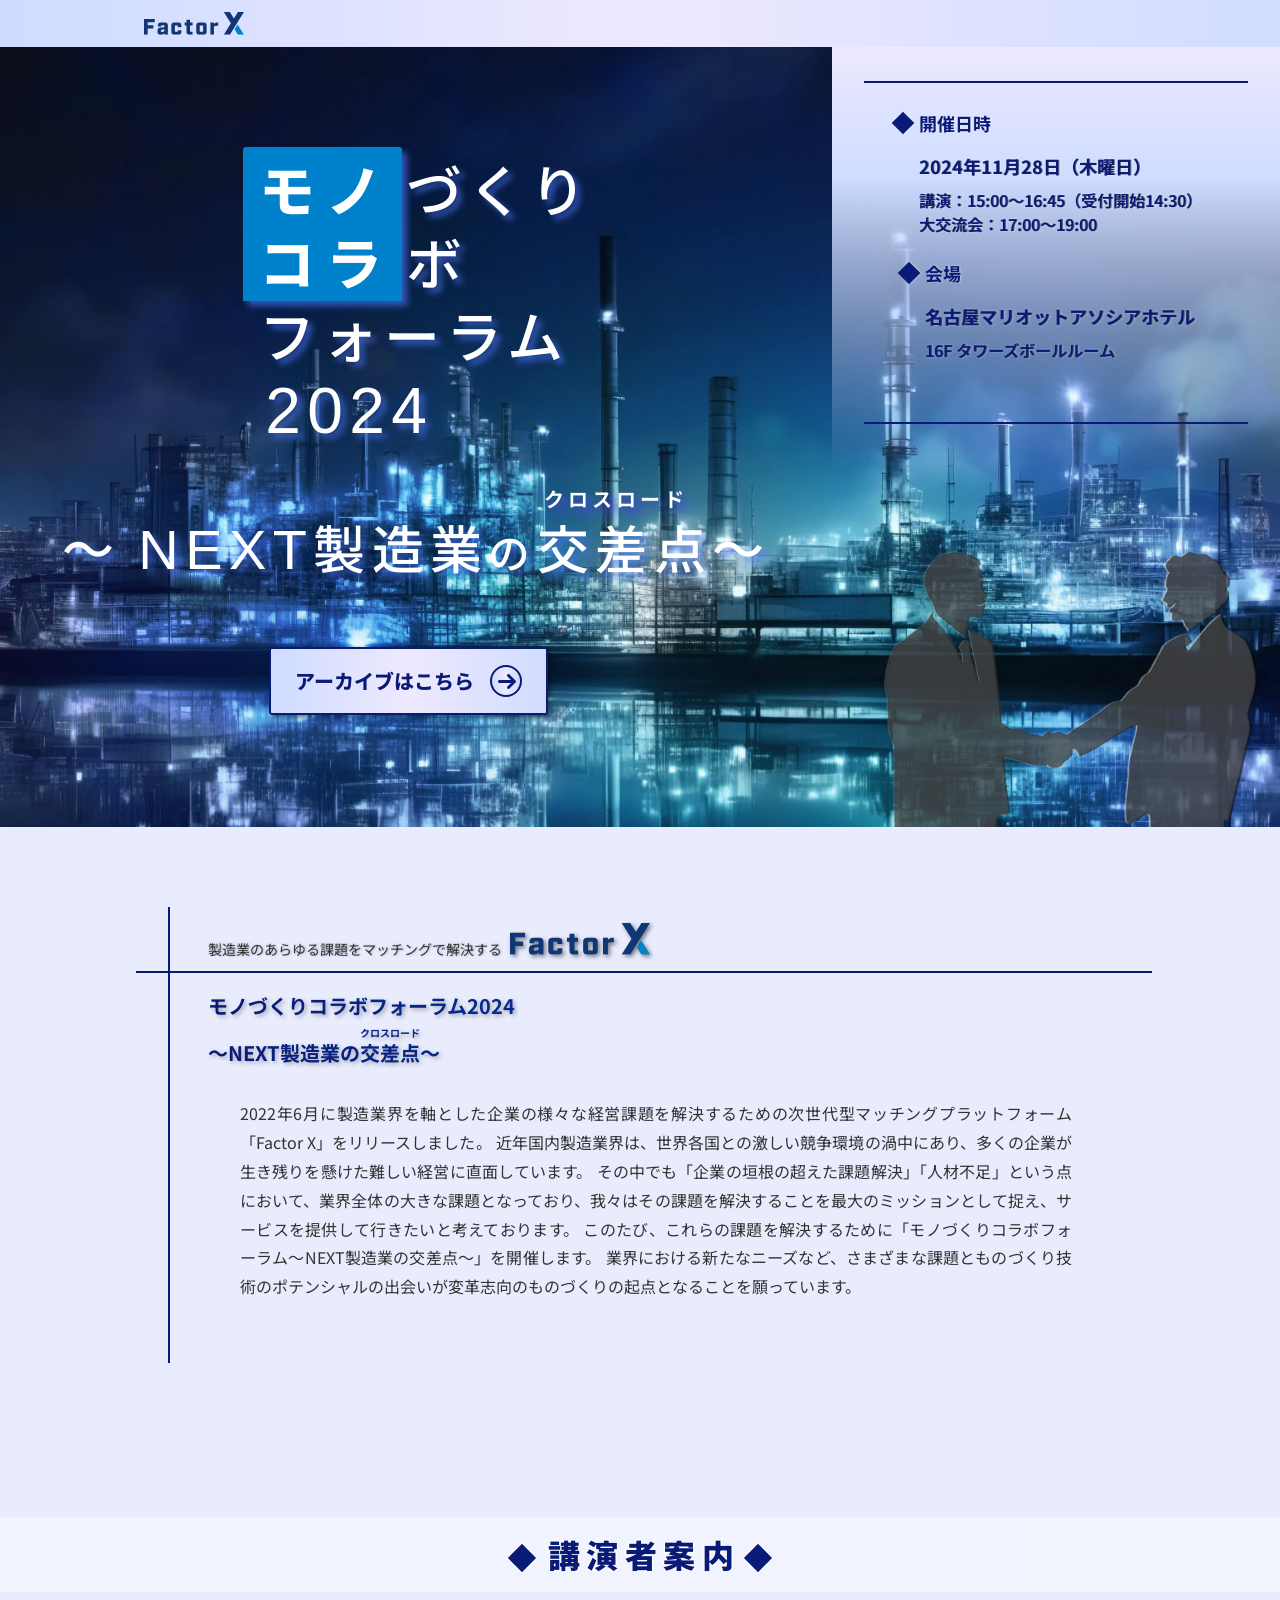
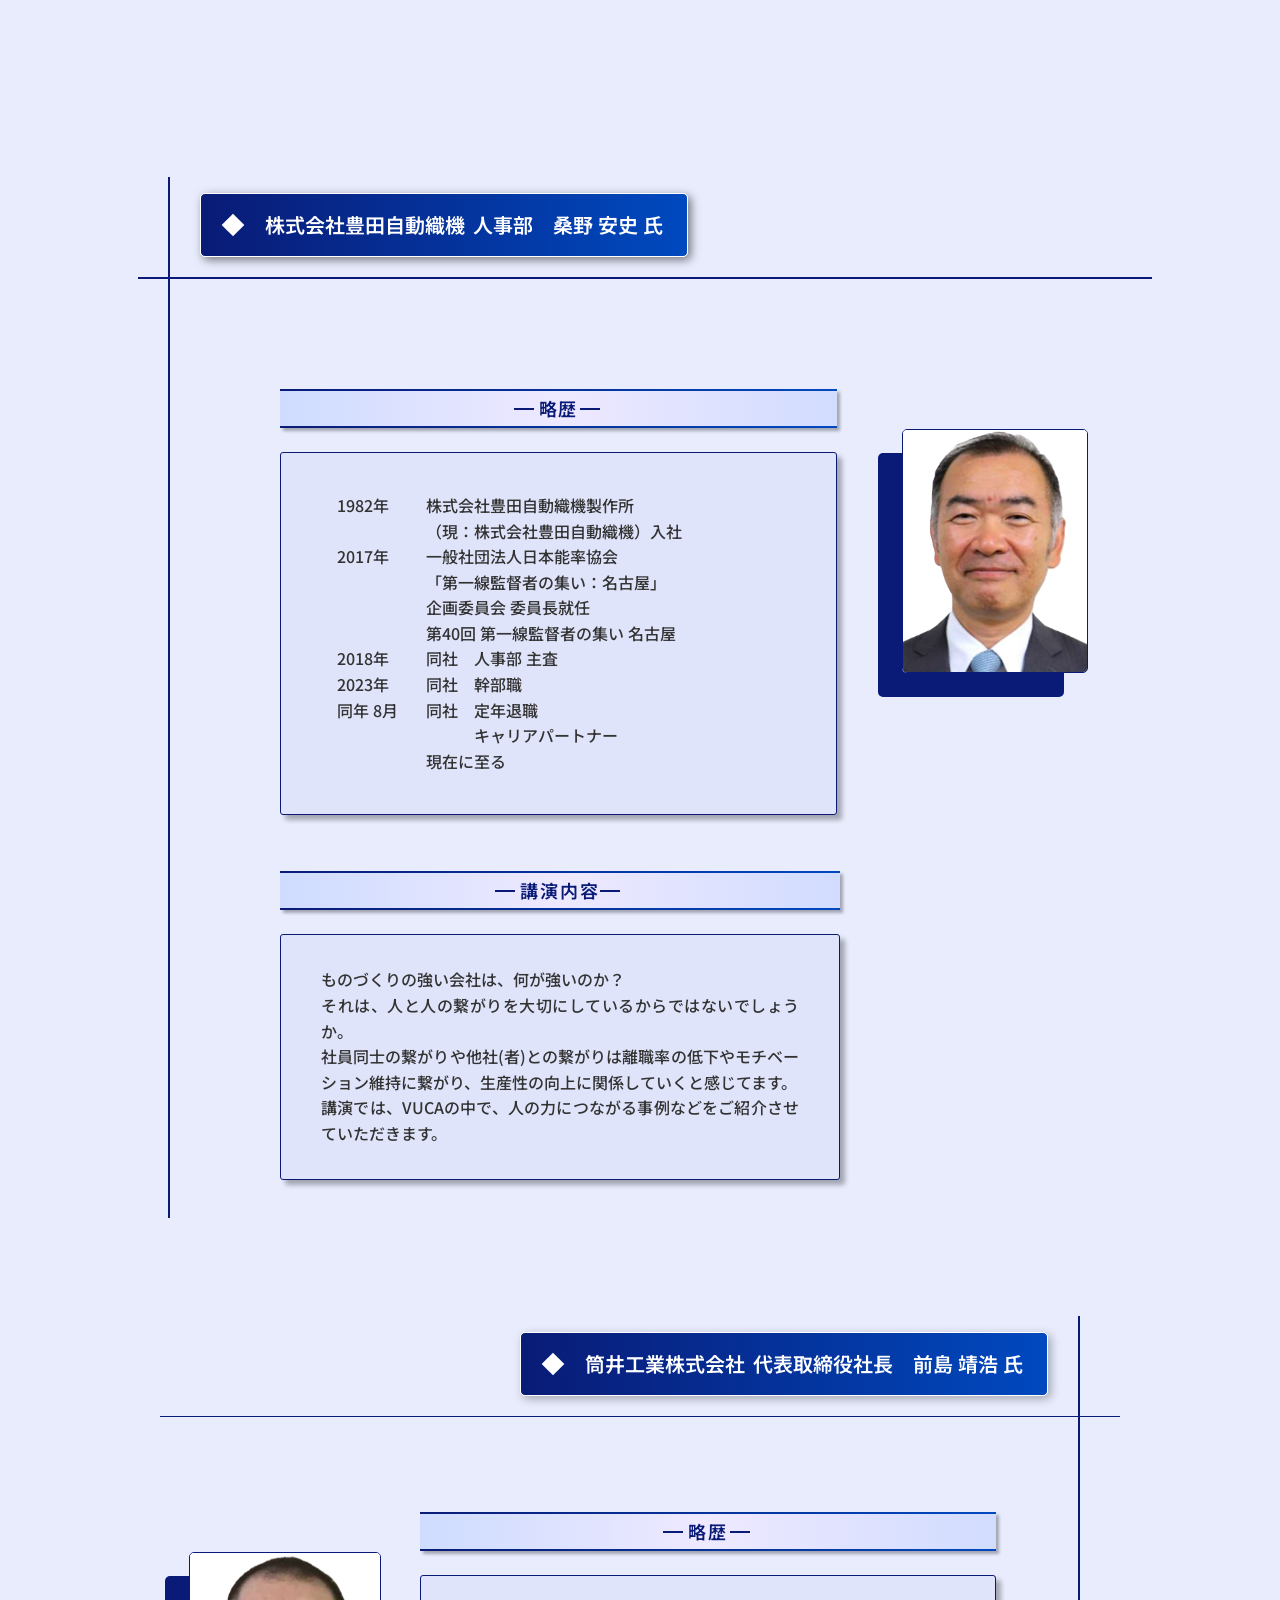
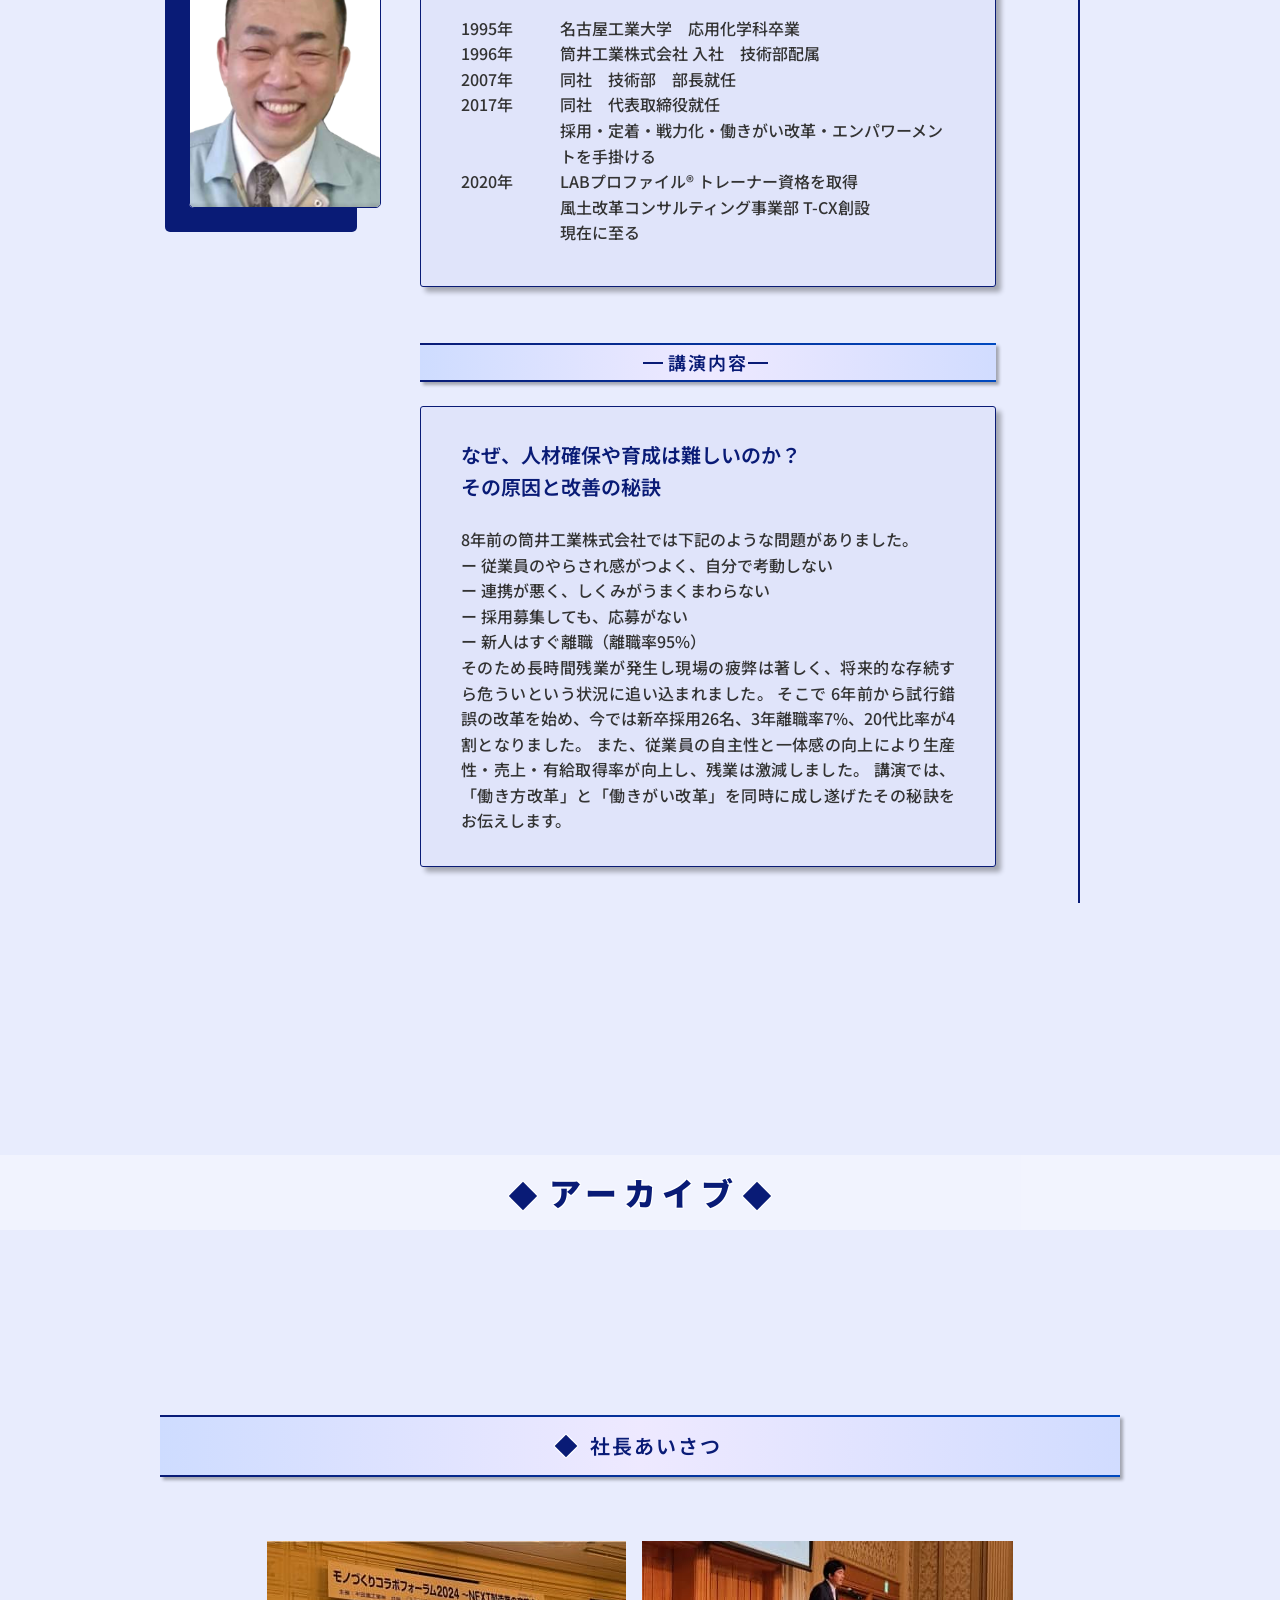
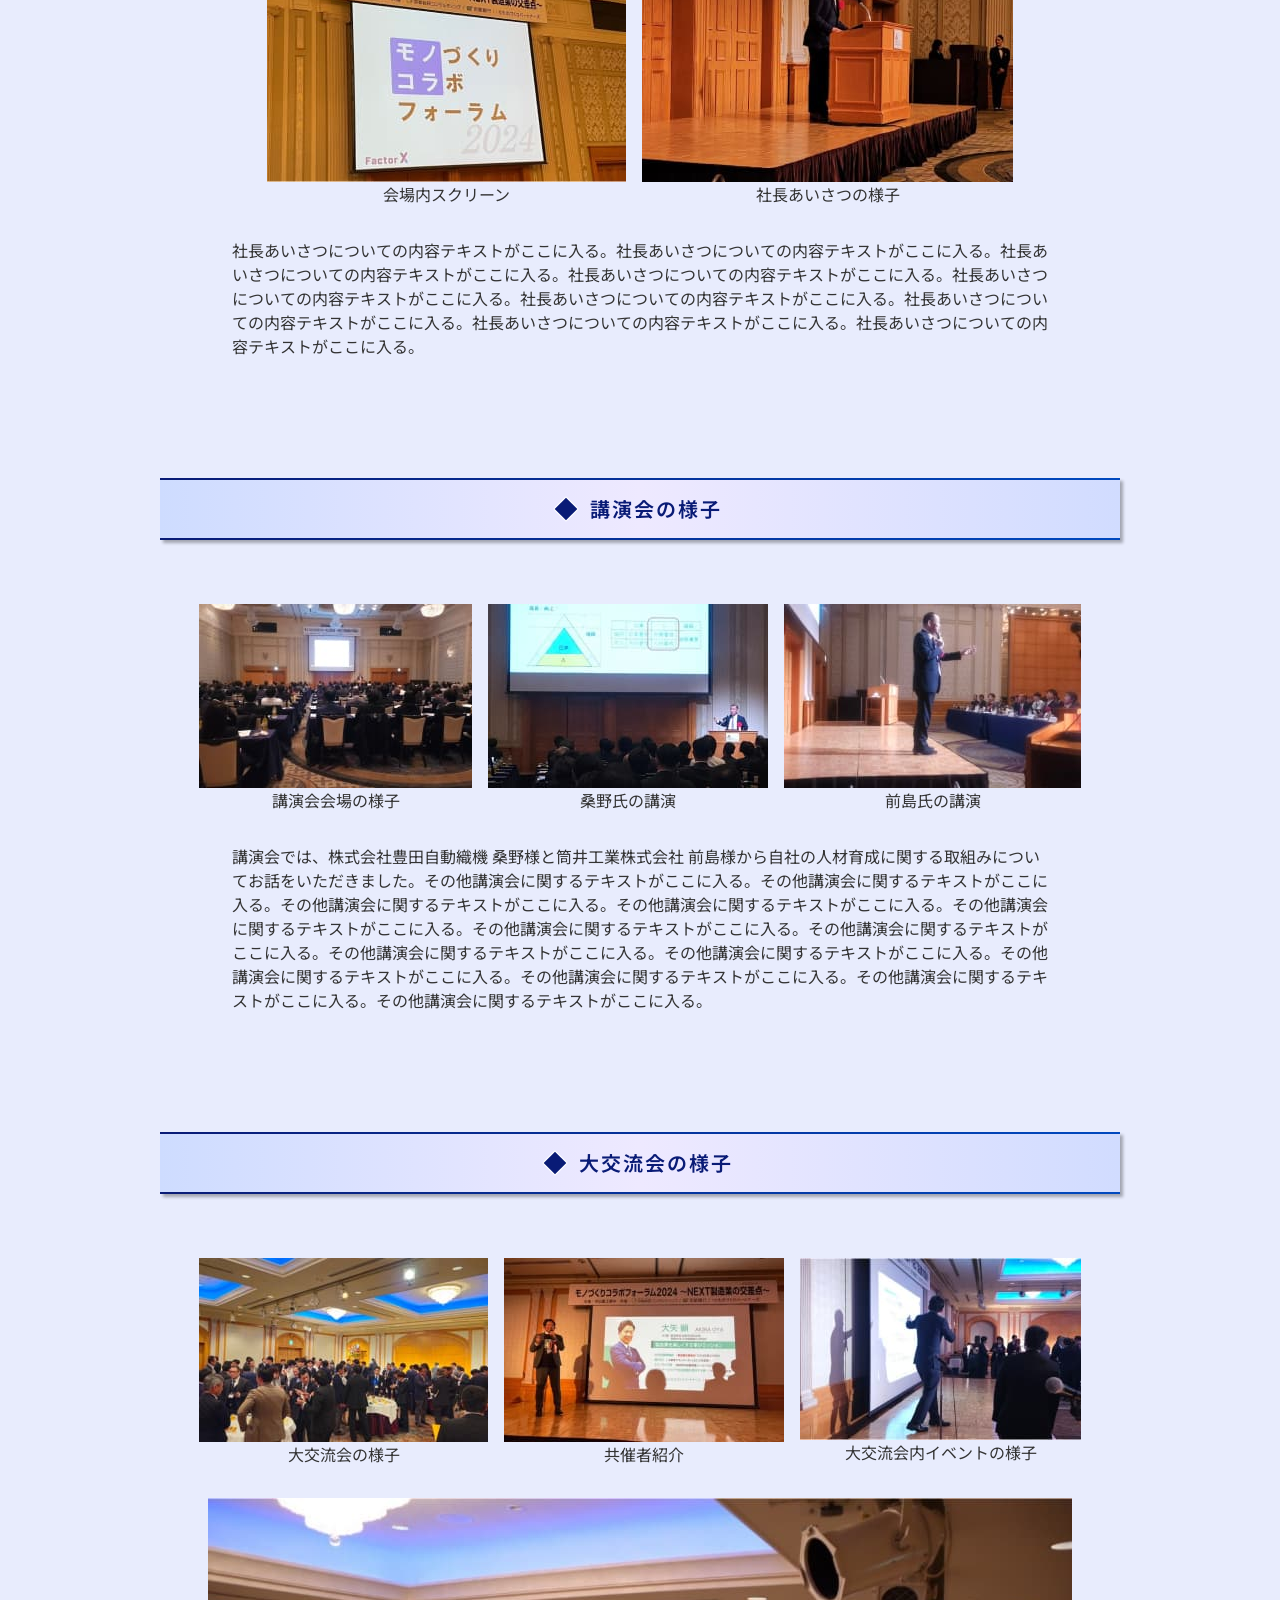
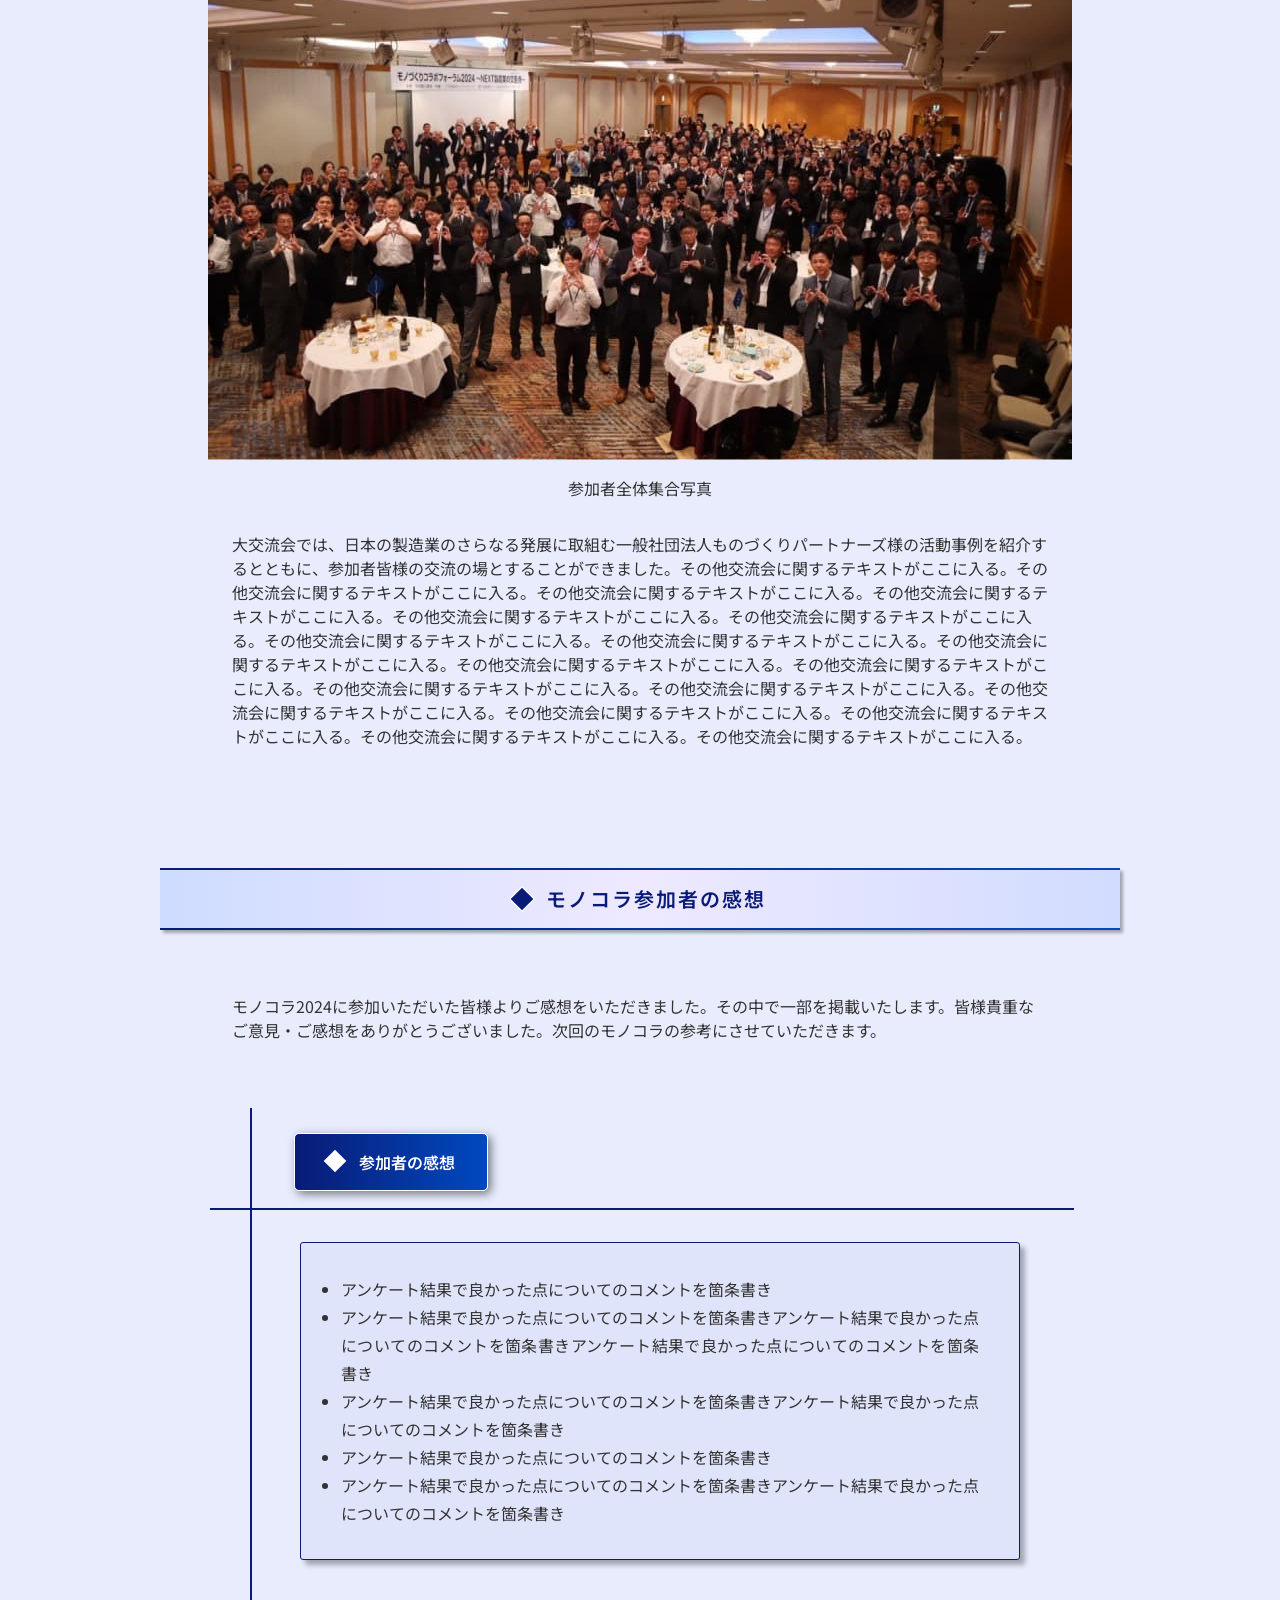
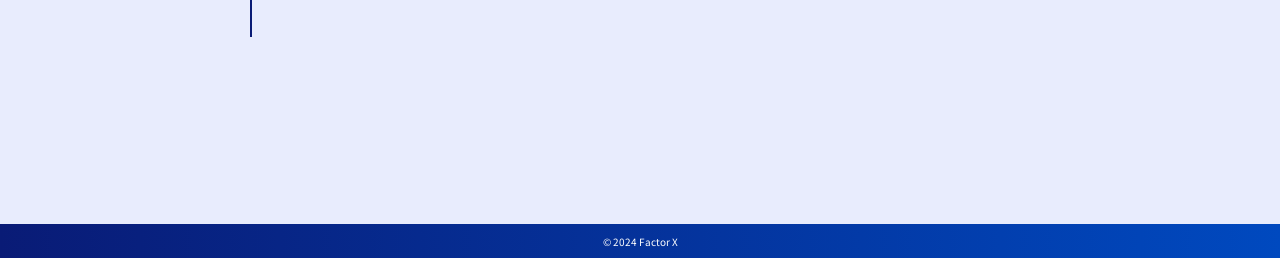
<file: モノコラ2024/テスト環境/アーカイブサイト/index.html>
<!DOCTYPE html>
<html lang="ja" prefix="og: http://ogp.me/ns# fb: http://ogp.me/ns/fb# website: http://ogp.me/ns/website#">
    <head>
        <meta charset="UTF-8">
        <meta name="viewport" content="width=device-width, initial-scale=1.0">
        <title>Factor X モノづくりコラボフォーラム2024 ～NEXT製造業の交差点－クロスロード－～</title>
        <link rel="apple-touch-icon" href="assets/img/favicon.png">
        <link rel="shortcut icon" type="image/x-icon" href="assets/img/favicon.png">
        <meta name="description" content="FactorX 「モノづくりコラボフォーラム2024〜NEXT製造業の交差点－クロスロード－」の紹介ページです。業界における新たなニーズなど、さまざまな課題とものづくり技術のポテンシャルの出会いを創出していきたいと考えております。">
        <meta property="og:title" content="Factor X モノづくりコラボフォーラム2024 ～NEXT製造業の交差点－クロスロード－～">
        <meta property="og:description" content="FactorX 「モノづくりコラボフォーラム2024〜NEXT製造業の交差点－クロスロード－」の紹介ページです。業界における新たなニーズなど、さまざまな課題とものづくり技術のポテンシャルの出会いを創出していきたいと考えております。">
        <meta property="og:type" content="website">
        <meta property="og:url" content="https://www-dev.factorx.jp/event/index.html">
        <meta property="og:image" content="https://www-dev.factorx.jp/event/assets/img/OGP.jpg">
        <meta property="og:site_name" content="Factor X モノづくりコラボフォーラム2024 ～NEXT製造業の交差点－クロスロード－～">
        <meta property="og:locale" content="ja_JP">
        <link rel="preconnect" href="https://fonts.googleapis.com">
        <link rel="preconnect" href="https://fonts.gstatic.com" crossorigin>
        <link href="https://fonts.googleapis.com/css2?family=Noto+Sans+JP:wght@400;500;600;700;800;900&amp;display=swap" rel="stylesheet">
        <link rel="stylesheet" href="assets/css/style.css">
    </head>
    <body>
        <header id="header">
            <h1>
                <a href="#"><img src="assets/img/logo.svg" alt="Factor Xロゴ"></a>
            </h1>
        </header>
        <main id="main-section">
            <section id="top">
                <div class="top-container">
                    <h2 class="top-title">
                        <p class="top-title__main">
                            <span class="top-title__main--strong">モノ</span>づくり<br>
                            <span class="top-title__main--strong">コラ</span>ボ<br>
                            <span class="top-title__main--normal">フォーラム</span><br>
                            <span class="top-title__main--num">2024</span>
                        </p>
                        <div class="top-title__sub">
                            <span class="top-title__sub--kana">クロスロード</span>
                            <p>～
                                <span class="top-title__sub--en">NEXT</span>製造業<span class="top-title__sub--aux">の</span>交差点～</p>
                        </div>
                    </h2>
                    <ul class="top-info">
                        <li class="top-info__list">
                            <div class="top-info__list__container">
                                <p class="top-info__list__container__title first-title">開催日時</p>
                                <div class="top-info__list__container__detail">
                                    <p>2024年11月28日（木曜日）</p>
                                    <div class="top-info__list__container__detail2">
                                        <p>講演：15:00～16:45（受付開始14:30）</p>
                                        <p>大交流会：17:00～19:00</p>
                                    </div>
                                </div>
                            </div>
                        </li>
                        <li class="top-info__list">
                            <div class="top-info__list__container">
                                <p class="top-info__list__container__title second-title">会場</p>
                                <div class="top-info__list__container__detail">
                                    <p>名古屋マリオットアソシアホテル</p>
                                    <p>16F タワーズボールルーム</p>
                                </div>
                            </div>
                        </li>
                    </ul>
                </div>
                <a href="#archive" rel="noopener noreferrer" class="archive-btn">
                    アーカイブはこちら
                    <img class="arrow arrow--usual" src="assets/img/btn-icon.png" alt="矢印">
                    <img class="arrow arrow--hover" src="assets/img/btn-icon-white.png" alt="矢印">
                </a>
                <img src="assets/img/sh-person.png" alt="ビジネス交流会握手画像" class="sh-person">
            </section>
            <section id="announce">
                <div class="wrapper">
                    <div class="announce-line__width"></div>
                    <div class="announce-line__height"></div>
                    <p class="announce-title">
                        <span>製造業のあらゆる課題をマッチングで解決する</span>
                        <img src="assets/img/logo.svg" alt="Factor Xロゴ">
                    </p>
               
                    <h2 class="announce-title__sub">
                        <p class="announce-title__sub__text">モノづくりコラボフォーラム2024</p>
                        <p class="announce-title__sub__text">
                            <span class="announce-title__sub__text__kana">クロスロード</span>
                            <span>～NEXT製造業の交差点～</span>
                        </p>
                    </h2>
                    <p class="announce-detail">
                        2022年6月に製造業界を軸とした企業の様々な経営課題を解決するための次世代型マッチングプラットフォーム「Factor X」をリリースしました。 
                        近年国内製造業界は、世界各国との激しい競争環境の渦中にあり、多くの企業が生き残りを懸けた難しい経営に直面しています。
                        その中でも「企業の垣根の超えた課題解決」「人材不足」という点において、業界全体の大きな課題となっており、我々はその課題を解決することを最大のミッションとして捉え、サービスを提供して行きたいと考えております。 
                        このたび、これらの課題を解決するために「モノづくりコラボフォーラム〜NEXT製造業の交差点〜」を開催します。
                        業界における新たなニーズなど、さまざまな課題とものづくり技術のポテンシャルの出会いが変革志向のものづくりの起点となることを願っています。
                    </p>
                </div>
            </section>
            <section id="speech">
                <div class="speech-bg">
                    <h3>
                        <p>講演者案内</p>
                    </h3>
                </div>
                <div class="wrapper">
                    <div class="speech-container">
                        <div class="speech-line__width1"></div>
                        <div class="speech-line__height1"></div>
                        <h4 class="speech-title">
                            <div class="speech-title__container">
                                <div class="speech-title__container__name">
                                    <p>株式会社豊田自動織機</p>
                                    <p>人事部　桑野 安史 氏</p>
                                </div>
                            </div>
                        </h4>
                        <div class="speech-contents">
                            <div class="speech-contents__person">
                                <img src="assets/img/person-pic1.png" alt="講演者写真1">
                                <div class="speech-contents__person__detail">
                                    <p><span class="deco">略歴</span></p>
                                    <div class="speech-contents__person__detail__container">
                                        <div class="speech-contents__person__detail__container__career">
                                            <span class="speech-contents__person__detail__container__career__year">1982年</span>
                                            <div class="speech-contents__person__detail__container__career__text">
                                                <p>株式会社豊田自動織機製作所</p>
                                                <p>（現：株式会社豊田自動織機）入社</p>
                                            </div> 
                                        </div>
                                        <div class="speech-contents__person__detail__container__career">
                                            <span class="speech-contents__person__detail__container__career__year">2017年</span>
                                            <div class="speech-contents__person__detail__container__career__text">
                                                <p>一般社団法人日本能率協会</p>
                                                <p>「第一線監督者の集い：名古屋」</p>
                                                <p>企画委員会 委員長就任</p>
                                                <p>第40回 第一線監督者の集い 名古屋</p>
                                            </div> 
                                        </div>
                                        <div class="speech-contents__person__detail__container__career">
                                            <span class="speech-contents__person__detail__container__career__year">2018年</span>
                                            <div class="speech-contents__person__detail__container__career__text">
                                                <span>同社</span>
                                                <p>人事部 主査</p>
                                            </div> 
                                        </div>
                                        <div class="speech-contents__person__detail__container__career">
                                            <span class="speech-contents__person__detail__container__career__year">2023年</span> 
                                            <div class="speech-contents__person__detail__container__career__text">
                                                <div class="speech-contents__person__detail__container__career__text2">
                                                    <span>同社</span>
                                                    <p>幹部職</p>
                                                </div>
                                            </div>
                                        </div>
                                        <div class="speech-contents__person__detail__container__career">
                                            <span class="speech-contents__person__detail__container__career__year">同年 8月</span> 
                                            <div class="speech-contents__person__detail__container__career__text">
                                                <div class="speech-contents__person__detail__container__career__text2">
                                                    <span>同社</span>
                                                    <p>定年退職<br>
                                                        キャリアパートナー</p>
                                                </div>
                                                <div class="speech-contents__person__detail__container__career__text2">現在に至る</div>
                                            </div>
                                        </div>
                                    </div>
                                </div>
                            </div>
                            <div class="speech-contents__topic">
                                <p><span class="deco">講演内容</span></p>
                                <div class="speech-contents__topic__detail">
                                    <p>ものづくりの強い会社は、何が強いのか？<br>
                                        それは、人と人の繋がりを大切にしているからではないでしょうか。<br>
                                        社員同士の繋がりや他社(者)との繋がりは離職率の低下やモチベーション維持に繋がり、生産性の向上に関係していくと感じてます。<br>
                                        講演では、VUCAの中で、人の力につながる事例などをご紹介させていただきます。
                                    </p>
                                </div>
                            </div>
                        </div>
                    </div>
                    <hr class="speech-line">
                    <div class="speech-container2">
                        <div class="speech-line__width2"></div>
                        <div class="speech-line__height2"></div>
                        <h4 class="speech-title">
                            <div class="speech-title__container">
                                <div class="speech-title__container__name">
                                    <p>筒井工業株式会社</p>
                                    <p>代表取締役社長　前島 靖浩 氏</p>
                                </div>
                            </div> 
                        </h4>
                        <div class="speech-contents">
                            <div class="speech-contents__person2">
                                <img src="assets/img/person-pic2.png" alt="講演者写真2">
                                <div class="speech-contents__person__detail">
                                    <p><span class="deco">略歴</span></p>
                                    <div class="speech-contents__person__detail__container">
                                        <div class="speech-contents__person__detail__container__career">
                                            <span class="speech-contents__person__detail__container__career__year">1995年</span>
                                            <div class="speech-contents__person__detail__container__career__text">
                                                <p>名古屋工業大学</p>
                                                <p>応用化学科卒業</p>
                                            </div> 
                                        </div>
                                        <div class="speech-contents__person__detail__container__career">
                                            <span class="speech-contents__person__detail__container__career__year">1996年</span>
                                            <div class="speech-contents__person__detail__container__career__text">
                                                <p>筒井工業株式会社 入社</p>
                                                <p>技術部配属</p>
                                            </div> 
                                        </div>
                                        <div class="speech-contents__person__detail__container__career">
                                            <span class="speech-contents__person__detail__container__career__year">2007年</span>
                                            <div class="speech-contents__person__detail__container__career__text">
                                                <span>同社</span>
                                                <p>技術部　部長就任</p>
                                            </div> 
                                        </div>
                                        <div class="speech-contents__person__detail__container__career">
                                            <span class="speech-contents__person__detail__container__career__year">2017年</span> 
                                            <div class="speech-contents__person__detail__container__career__text">
                                                <div class="speech-contents__person__detail__container__career__text2">
                                                    <span>同社</span>
                                                    <span>代表取締役就任</span>
                                                </div>
                                                <div class="speech-contents__person__detail__container__career__text2">採用・定着・戦力化・働きがい改革・エンパワーメントを手掛ける</div>
                                            </div>
                                        </div>
                                        <div class="speech-contents__person__detail__container__career">
                                            <span class="speech-contents__person__detail__container__career__year">2020年</span> 
                                            <div class="speech-contents__person__detail__container__career__text">
                                                <p>LABプロファイル® トレーナー資格を取得</p>
                                                <p>風土改革コンサルティング事業部 T-CX創設</p>
                                                <p>現在に至る</p>
                                            </div>   
                                        </div>      
                                    </div>
                                </div>
                            </div>
                            <div class="speech-contents__topic">
                                <p><span class="deco">講演内容</span></p>
                                <div class="speech-contents__topic__detail">
                                    <p>なぜ、人材確保や育成は難しいのか？<br>
                                        その原因と改善の秘訣
                                    </p>
                                    <p>8年前の筒井工業株式会社では下記のような問題がありました。<br>
                                        ー 従業員のやらされ感がつよく、自分で考動しない<br>
                                        ー 連携が悪く、しくみがうまくまわらない<br>
                                        ー 採用募集しても、応募がない<br>
                                        ー 新人はすぐ離職（離職率95%）<br>
                                        そのため長時間残業が発生し現場の疲弊は著しく、将来的な存続すら危ういという状況に追い込まれました。
                                        そこで 6年前から試行錯誤の改革を始め、今では新卒採用26名、3年離職率7%、20代比率が4割となりました。
                                        また、従業員の自主性と一体感の向上により生産性・売上・有給取得率が向上し、残業は激減しました。 
                                        講演では、「働き方改革」と「働きがい改革」を同時に成し遂げたその秘訣をお伝えします。
                                    </p>
                                </div>
                            </div>
                        </div>
                    </div>
                </div>
            </section>
            <section id="archive">
                <div class="archive-bg">
                    <h3>
                        <p>アーカイブ</p>
                    </h3>
                </div>
                <div class="wrapper">
                    <div class="archive-container">
                        <h4><span class="deco">社長あいさつ</span></h4>
                        <ul class="picture-list">
                            <li class="picture-list__item">
                                <img src="assets/img/screen.jpg" alt="スクリーン画像">
                                <span>会場内スクリーン</span>
                            </li>
                            <li class="picture-list__item">
                                <img src="assets/img/greeting.jpg" alt="社長あいさつ画像">
                                <span>社長あいさつの様子</span>
                            </li>
                        </ul>
                        <p class="archive-text">社長あいさつについての内容テキストがここに入る。社長あいさつについての内容テキストがここに入る。社長あいさつについての内容テキストがここに入る。社長あいさつについての内容テキストがここに入る。社長あいさつについての内容テキストがここに入る。社長あいさつについての内容テキストがここに入る。社長あいさつについての内容テキストがここに入る。社長あいさつについての内容テキストがここに入る。社長あいさつについての内容テキストがここに入る。</p>
                    </div>
                    <div class="archive-container">
                        <h4><span class="deco">講演会の様子</span></h4>
                        <ul class="picture-list">
                            <li class="picture-list__item">
                                <img src="assets/img/speech-floor.jpg" alt="講演会会場画像">
                                <span>講演会会場の様子</span>
                            </li>
                            <li class="picture-list__item">
                                <img src="assets/img/first-speech.jpg" alt="講演会画像1">
                                <span>桑野氏の講演</span>
                            </li>
                            <li class="picture-list__item">
                                <img src="assets/img/second-speech.jpg" alt="講演会画像2">
                                <span>前島氏の講演</span>
                            </li>
                        </ul>
                        <p class="archive-text">講演会では、株式会社豊田自動織機 桑野様と筒井工業株式会社 前島様から自社の人材育成に関する取組みについてお話をいただきました。その他講演会に関するテキストがここに入る。その他講演会に関するテキストがここに入る。その他講演会に関するテキストがここに入る。その他講演会に関するテキストがここに入る。その他講演会に関するテキストがここに入る。その他講演会に関するテキストがここに入る。その他講演会に関するテキストがここに入る。その他講演会に関するテキストがここに入る。その他講演会に関するテキストがここに入る。その他講演会に関するテキストがここに入る。その他講演会に関するテキストがここに入る。その他講演会に関するテキストがここに入る。その他講演会に関するテキストがここに入る。</p>
                    </div>
                    <div class="archive-container">
                        <h4><span class="deco">大交流会の様子</span></h4>
                        <ul class="picture-list">
                            <li class="picture-list__item">
                                <img src="assets/img/meet-and-greet.jpg" alt="大交流会画像" class="picture-list__item__img">
                                <span>大交流会の様子</span>
                            </li>
                            <li class="picture-list__item">
                                <img src="assets/img/monopa.jpg" alt="共催者紹介画像" class="picture-list__item__img">
                                <span>共催者紹介</span>
                            </li>
                            <li class="picture-list__item">
                                <img src="assets/img/event.jpg" alt="イベント画像" class="picture-list__item__img">
                                <span>大交流会内イベントの様子</span>
                            </li>
                        </ul>
                        <div class="picture-all">
                            <img src="assets/img/all.jpg" alt="集合写真画像">
                            <span>参加者全体集合写真</span>
                        </div>
                        <p class="archive-text">大交流会では、日本の製造業のさらなる発展に取組む一般社団法人ものづくりパートナーズ様の活動事例を紹介するとともに、参加者皆様の交流の場とすることができました。その他交流会に関するテキストがここに入る。その他交流会に関するテキストがここに入る。その他交流会に関するテキストがここに入る。その他交流会に関するテキストがここに入る。その他交流会に関するテキストがここに入る。その他交流会に関するテキストがここに入る。その他交流会に関するテキストがここに入る。その他交流会に関するテキストがここに入る。その他交流会に関するテキストがここに入る。その他交流会に関するテキストがここに入る。その他交流会に関するテキストがここに入る。その他交流会に関するテキストがここに入る。その他交流会に関するテキストがここに入る。その他交流会に関するテキストがここに入る。その他交流会に関するテキストがここに入る。その他交流会に関するテキストがここに入る。その他交流会に関するテキストがここに入る。その他交流会に関するテキストがここに入る。</p>
                    </div>
                    <div class="archive-container">
                        <h4><span class="deco">モノコラ参加者の感想</span></h4>
                        <p class="feedback-text">モノコラ2024に参加いただいた皆様よりご感想をいただきました。その中で一部を掲載いたします。皆様貴重なご意見・ご感想をありがとうございました。次回のモノコラの参考にさせていただきます。</p>
                        <div class="feedback-line__width"></div>
                        <div class="feedback-line__height"></div>
                        <p class="feedback-title">参加者の感想</p>
                        <ul class="feedback-list">
                            <li class="feedback-list__item">
                                アンケート結果で良かった点についてのコメントを箇条書き
                            </li>
                            <li class="feedback-list__item">
                                アンケート結果で良かった点についてのコメントを箇条書きアンケート結果で良かった点についてのコメントを箇条書きアンケート結果で良かった点についてのコメントを箇条書き
                            </li>
                            <li class="feedback-list__item">
                                アンケート結果で良かった点についてのコメントを箇条書きアンケート結果で良かった点についてのコメントを箇条書き
                            </li>
                            <li class="feedback-list__item">
                                アンケート結果で良かった点についてのコメントを箇条書き
                            </li>
                            <li class="feedback-list__item">
                                アンケート結果で良かった点についてのコメントを箇条書きアンケート結果で良かった点についてのコメントを箇条書き
                            </li>
                        </ul>
                    </div>
                </div>
            </section>
        </main>
        <footer>
            <small>&copy; 2024 Factor X</small>
        </footer>
        <script src="https://cdnjs.cloudflare.com/ajax/libs/jquery/3.6.0/jquery.min.js"></script>
        <script type="text/javascript" src="assets/js/jquery.inview.min.js"></script>
        <script src="assets/js/main.js"></script>
    </body>
</html>
</file>
<file: モノコラ2024/テスト環境/アーカイブサイト/assets/css/style.css>
*,
*::before,
*::after {
  margin: 0;
  padding: 0;
  box-sizing: border-box;
}

:where([hidden]:not([hidden=until-found])) {
  display: none !important;
}

:where(html) {
  -webkit-text-size-adjust: none;
  color-scheme: dark light;
  -moz-tab-size: 2;
    -o-tab-size: 2;
       tab-size: 2;
}

@media (prefers-reduced-motion: no-preference) {
  :where(html:focus-within) {
    scroll-behavior: smooth;
  }
}
:where(body) {
  line-height: 1.5;
  font-family: "Noto Sans JP", "Hiragino Kaku Gothic ProN", Meiryo, sans-serif;
  -webkit-font-smoothing: antialiased;
}

:where(button) {
  all: unset;
}

:where(input, button, textarea, select) {
  font: inherit;
  color: inherit;
}

:where(textarea) {
  resize: vertical;
  resize: block;
}

:where(button, label, select, summary, [role=button], [role=option]) {
  cursor: pointer;
}

:where(:disabled) {
  cursor: not-allowed;
}

:where(label:has(> input:disabled), label:has(+ input:disabled)) {
  cursor: not-allowed;
}

:where(a) {
  color: inherit;
  text-underline-offset: 0.2ex;
}

:where(ul, ol) {
  list-style: none;
}

:where(img, svg, video, canvas, audio, iframe, embed, object) {
  display: block;
}

:where(img, picture, svg, video) {
  max-inline-size: 100%;
  block-size: auto;
}

:where(p, h1, h2, h3, h4, h5, h6) {
  overflow-wrap: break-word;
}

:where(h1, h2, h3) {
  line-height: calc(1em + 0.5rem);
  text-wrap: balance;
}

:where(hr) {
  border: none;
  -webkit-border-before: 1px solid;
          border-block-start: 1px solid;
  color: inherit;
  block-size: 0;
  overflow: visible;
}

:where(:focus-visible) {
  outline: 3px solid CanvasText;
  box-shadow: 0 0 0 5px Canvas;
  outline-offset: 1px;
}

:where(:focus-visible, :target) {
  scroll-margin-block: 8vh;
}

:where(.visually-hidden:not(:focus-within, :active)) {
  -webkit-clip-path: inset(50%) !important;
          clip-path: inset(50%) !important;
  height: 1px !important;
  width: 1px !important;
  overflow: hidden !important;
  position: absolute !important;
  white-space: nowrap !important;
  border: 0 !important;
}

body {
  background-color: #E8ECFD;
  margin: 0 auto;
  font-size: 1rem;
  color: #333;
  position: relative;
  font-family: "Noto Sans JP", sans-serif;
}
body::-webkit-scrollbar {
  background: linear-gradient(to bottom, #CEDCFF, #EEE9FF 50%, #D1DCFF 100%);
  width: 12px;
  height: 12px;
}
body::-webkit-scrollbar-thumb {
  background-color: rgb(176, 180, 232);
  border-radius: 2px;
}

#header {
  background: linear-gradient(to right, #CEDCFF, #EEE9FF 50%, #D1DCFF 100%);
  padding: 8px;
  position: fixed;
  width: 100%;
  top: 0;
  left: 0;
  z-index: 10;
}
#header > h1 {
  max-width: 1024px;
  margin: 0 auto;
  position: relative;
  padding: 4px 16px;
}

#main-section > #top {
  background-image: url(../img/top.jpg);
  background-repeat: no-repeat;
  background-size: cover;
  background-position: center;
  display: flex;
  flex-direction: column;
  align-items: flex-start;
  position: relative;
}
@media screen and (max-width: 960px) {
  #main-section > #top {
    height: auto;
  }
}
#main-section > #top > .archive-btn {
  text-decoration: none;
  font-size: 1.25rem;
  margin: 24px 0 128px 25%;
  padding: 16px 24px;
  background: linear-gradient(to right, #CEDCFF, #EEE9FF 50%, #D1DCFF 100%);
  display: flex;
  align-items: center;
  justify-content: space-around;
  position: relative;
  border-radius: 3px;
  border: 2px solid #091B76;
  color: #091B76;
  font-weight: 800;
  box-shadow: 2px 2px 4px rgba(0, 0, 0, 0.5);
  z-index: 1;
  transition: 1s;
  opacity: 0;
}
@media screen and (max-width: 1420px) {
  #main-section > #top > .archive-btn {
    margin: 24px 0 112px 21%;
  }
}
@media screen and (max-width: 960px) {
  #main-section > #top > .archive-btn {
    margin: 8px auto 40px;
  }
}
#main-section > #top > .archive-btn:hover {
  color: #fff;
}
#main-section > #top > .archive-btn:hover::before {
  transform-origin: 0% 50%;
  transform: scaleX(1);
}
#main-section > #top > .archive-btn:hover::after {
  background: linear-gradient(to right, #091B76, #0049BF);
  border: solid 2px #fff;
}
#main-section > #top > .archive-btn:hover > .arrow--usual {
  display: none;
}
#main-section > #top > .archive-btn:hover > .arrow--hover {
  display: inline;
}
#main-section > #top > .archive-btn::before {
  content: "";
  width: 100%;
  height: 100%;
  position: absolute;
  top: 0;
  left: 0;
  z-index: -1;
  background: linear-gradient(to right, #091B76, #0049BF);
  transform-origin: 100% 50%;
  transform: scaleX(0);
  transition: transform ease 0.6s;
}
#main-section > #top > .archive-btn::after {
  content: "";
  display: inline-block;
  width: 32px;
  height: 32px;
  background: linear-gradient(to right, #CEDCFF, #EEE9FF 50%, #D1DCFF 100%);
  border-radius: 50%;
  border: solid 2px #091B76;
  margin-left: 16px;
}
#main-section > #top > .archive-btn > img {
  position: absolute;
  top: 39%;
  right: 30px;
}
#main-section > #top > .sh-person {
  position: absolute;
  bottom: 0;
  right: 1%;
  width: 30%;
  opacity: 0;
}
@media screen and (max-width: 960px) {
  #main-section > #top > .sh-person {
    display: none;
  }
}

.arrow--hover {
  display: none;
}

.sh-person--inview {
  -webkit-animation: personIn 3s forwards;
          animation: personIn 3s forwards;
}
@-webkit-keyframes personIn {
  0% {
    opacity: 0;
  }
  100% {
    opacity: 0.8;
  }
}
@keyframes personIn {
  0% {
    opacity: 0;
  }
  100% {
    opacity: 0.8;
  }
}

.archive-btn--inview {
  -webkit-animation: btnSlidein 1.8s forwards;
          animation: btnSlidein 1.8s forwards;
}
@-webkit-keyframes btnSlidein {
  0% {
    transform: translateY(50px);
    opacity: 0;
  }
  100% {
    transform: translateY(0);
    opacity: 1;
  }
}
@keyframes btnSlidein {
  0% {
    transform: translateY(50px);
    opacity: 0;
  }
  100% {
    transform: translateY(0);
    opacity: 1;
  }
}

#main-section #top a.archive-btn--anime {
  color: #fff;
}
#main-section #top a.archive-btn--anime::before {
  transform-origin: 0% 50%;
  transform: scaleX(1);
}
#main-section #top a.archive-btn--anime::after {
  background: linear-gradient(to right, #091B76, #0049BF);
  border: solid 2px #fff;
}
#main-section #top a.archive-btn--anime > .arrow--usual {
  display: none;
}
#main-section #top a.archive-btn--anime > .arrow--hover {
  display: inline;
}

.top-container {
  display: flex;
  width: 100%;
  position: relative;
}
@media screen and (max-width: 960px) {
  .top-container {
    flex-direction: column;
  }
}

.top-title {
  display: flex;
  flex-direction: column;
  align-items: center;
  width: 100%;
  padding: 128px 24px 40px;
  font-size: 4rem;
  font-weight: 500;
  color: #fff;
  letter-spacing: 0.1em;
  opacity: 0;
  line-height: 1.3;
  filter: drop-shadow(5px 5px 3px rgba(79, 120, 255, 0.6));
}
@media screen and (max-width: 1200px) {
  .top-title {
    font-size: 3rem;
  }
}
@media screen and (max-width: 640px) {
  .top-title {
    font-size: 2.75rem;
  }
}
@media screen and (max-width: 385px) {
  .top-title {
    font-size: 2.5rem;
    padding: 96px 16px 40px;
  }
}
.top-title__main:last-of-type:last-of-type {
  font-size: 3.5rem;
  text-align: left;
  margin-top: 24px;
}
@media screen and (max-width: 1200px) {
  .top-title__main:last-of-type:last-of-type {
    font-size: 3rem;
  }
}
@media screen and (max-width: 640px) {
  .top-title__main:last-of-type:last-of-type {
    font-size: 2.75rem;
  }
}
@media screen and (max-width: 480px) {
  .top-title__main:last-of-type:last-of-type {
    font-size: 2.5rem;
    line-height: 1.4;
  }
}
@media screen and (max-width: 385px) {
  .top-title__main:last-of-type:last-of-type {
    font-size: 2rem;
  }
}
.top-title__main--strong {
  background-color: #0081CC;
  color: #fff;
  padding: 0 8px 0 16px;
  margin: 0 4px;
  font-weight: 800;
  letter-spacing: 0.2em;
}
.top-title__main--strong:first-of-type {
  border-top-left-radius: 3px;
  border-top-right-radius: 3px;
}
.top-title__main--strong:last-of-type {
  border-bottom-left-radius: 3px;
  border-bottom-right-radius: 3px;
}
.top-title__main--normal {
  margin-left: 20px;
}
.top-title__main--num {
  margin-left: 26px;
  font-family: "Franklin Gothic Medium", "Arial Narrow", Arial, sans-serif;
  font-size: 4rem;
}
@media screen and (max-width: 1200px) {
  .top-title__main--num {
    font-size: 3.5rem;
  }
}
@media screen and (max-width: 640px) {
  .top-title__main--num {
    font-size: 3rem;
  }
}
@media screen and (max-width: 385px) {
  .top-title__main--num {
    font-size: 2.5rem;
  }
}
.top-title__sub {
  font-size: 3.25rem;
  text-align: left;
  line-height: 1.2;
}
@media screen and (max-width: 1200px) {
  .top-title__sub {
    font-size: 2.75rem;
    line-height: 1.1;
  }
}
@media screen and (max-width: 640px) {
  .top-title__sub {
    font-size: 2rem;
  }
}
@media screen and (max-width: 480px) {
  .top-title__sub {
    font-size: 1.75rem;
  }
}
@media screen and (max-width: 430px) {
  .top-title__sub {
    font-size: 1.5rem;
  }
}
@media screen and (max-width: 390px) {
  .top-title__sub {
    font-size: 0.5em;
    letter-spacing: 0.1em;
  }
}
.top-title__sub--kana {
  font-size: 1.25rem;
  margin: 16px 0 0 68%;
  letter-spacing: 0.2em;
  font-weight: 700;
  filter: drop-shadow(5px 5px 5px rgba(42, 11, 155, 0.6));
}
@media screen and (max-width: 1200px) {
  .top-title__sub--kana {
    font-size: 1.125rem;
    margin: 16px 0 0 67%;
  }
}
@media screen and (max-width: 640px) {
  .top-title__sub--kana {
    font-size: 1rem;
    letter-spacing: 0.1em;
  }
}
@media screen and (max-width: 480px) {
  .top-title__sub--kana {
    letter-spacing: 0.1em;
    font-size: 0.875rem;
  }
}
@media screen and (max-width: 460px) {
  .top-title__sub--kana {
    font-size: 0.5em;
    letter-spacing: 0.1em;
  }
}
.top-title__sub--en {
  font-family: "Franklin Gothic Medium", "Arial Narrow", Arial, sans-serif;
  font-size: 3.5rem;
}
@media screen and (max-width: 1200px) {
  .top-title__sub--en {
    font-size: 3.125rem;
  }
}
@media screen and (max-width: 640px) {
  .top-title__sub--en {
    font-size: 2.25rem;
  }
}
@media screen and (max-width: 460px) {
  .top-title__sub--en {
    font-size: 2rem;
  }
}
@media screen and (max-width: 430px) {
  .top-title__sub--en {
    font-size: 1.75rem;
  }
}
@media screen and (max-width: 390px) {
  .top-title__sub--en {
    font-size: 1.5rem;
  }
}
.top-title__sub--aux {
  font-size: 0.8em;
}

.top-title--inview {
  -webkit-animation: titleSlidein 2s forwards;
          animation: titleSlidein 2s forwards;
}
@-webkit-keyframes titleSlidein {
  0% {
    transform: translateY(100px);
    opacity: 0;
  }
  100% {
    transform: translateY(0);
    opacity: 1;
  }
}
@keyframes titleSlidein {
  0% {
    transform: translateY(100px);
    opacity: 0;
  }
  100% {
    transform: translateY(0);
    opacity: 1;
  }
}

.top-info {
  background: linear-gradient(to bottom, #EEE9FF, #CEDCFF 25%, rgba(255, 255, 255, 0) 80%);
  margin: 46px 0;
  padding: 40px 0;
  display: flex;
  flex-direction: column;
  align-items: center;
  width: 55%;
  z-index: 3;
  opacity: 0;
}
@media screen and (max-width: 1200px) {
  .top-info {
    background: linear-gradient(to bottom, #EEE9FF, #CEDCFF 40%, rgba(255, 255, 255, 0) 100%);
  }
}
@media screen and (max-width: 960px) {
  .top-info {
    width: 100%;
    background: linear-gradient(to bottom, rgba(255, 255, 255, 0.4), #CEDCFF 50%, rgba(255, 255, 255, 0.4) 100%);
    margin: 24px 0 40px;
  }
}
@media screen and (max-width: 400px) {
  .top-info {
    margin: 0 0 40px;
    align-items: flex-start;
  }
}
.top-info::before {
  content: "";
  width: 30%;
  height: 2px;
  display: inline-block;
  background-color: #091B76;
  position: absolute;
  top: 13%;
}
@media screen and (max-width: 1200px) {
  .top-info::before {
    top: 16%;
  }
}
@media screen and (max-width: 960px) {
  .top-info::before {
    content: "";
    width: 50%;
    height: 2px;
    display: inline-block;
    background-color: #091B76;
    position: absolute;
    top: 60%;
    left: 50%;
    transform: translate(-50%, -50%);
  }
}
@media screen and (max-width: 960px) and (max-width: 730px) {
  .top-info::before {
    width: 70%;
  }
}
@media screen and (max-width: 960px) and (max-width: 640px) {
  .top-info::before {
    width: 70%;
    top: 58%;
  }
}
@media screen and (max-width: 960px) and (max-width: 500px) {
  .top-info::before {
    width: 80%;
  }
}
@media screen and (max-width: 960px) and (max-width: 400px) {
  .top-info::before {
    display: none;
  }
}
.top-info::after {
  content: "";
  width: 30%;
  height: 2px;
  display: inline-block;
  background-color: #091B76;
  position: absolute;
  bottom: 32%;
}
@media screen and (max-width: 1200px) {
  .top-info::after {
    bottom: 23%;
  }
}
@media screen and (max-width: 1072px) {
  .top-info::after {
    bottom: 18%;
  }
}
@media screen and (max-width: 960px) {
  .top-info::after {
    content: "";
    width: 50%;
    height: 2px;
    display: inline-block;
    background-color: #091B76;
    position: absolute;
    bottom: 8%;
    left: 50%;
    transform: translate(-50%, -50%);
  }
}
@media screen and (max-width: 960px) and (max-width: 730px) {
  .top-info::after {
    width: 70%;
  }
}
@media screen and (max-width: 960px) and (max-width: 500px) {
  .top-info::after {
    width: 80%;
  }
}
@media screen and (max-width: 960px) and (max-width: 400px) {
  .top-info::after {
    display: none;
  }
}
.top-info__list {
  display: flex;
  flex-direction: column;
  align-items: flex-start;
  color: #091B76;
  font-size: 1.125rem;
  font-weight: 700;
  filter: drop-shadow(1px 0px 1px rgba(255, 255, 255, 0.4));
  position: relative;
}
@media screen and (max-width: 360px) {
  .top-info__list {
    padding: 16px;
  }
}
.top-info__list:first-of-type {
  padding: 24px 24px 4px 24px;
}
.top-info__list:last-of-type {
  padding: 4px 24px 8px 24px;
}
.top-info__list__container {
  display: flex;
  flex-direction: column;
  align-items: flex-start;
}
.top-info__list__container__title {
  position: relative;
}
.top-info__list__container__title::before {
  content: "";
  display: inline-block;
  width: 16px;
  height: 16px;
  background: #091B76;
  transform: rotate(45deg);
  margin-right: 16px;
  margin-right: 8px;
}
.top-info__list__container__detail {
  margin: 16px 16px 16px 24px;
  font-size: 1.125rem;
  filter: drop-shadow(1px 0px rgba(0, 0, 0, 0.5));
}
@media screen and (max-width: 1050px) {
  .top-info__list__container__detail {
    font-size: 1rem;
  }
}
@media screen and (max-width: 960px) {
  .top-info__list__container__detail {
    font-size: 1.125rem;
  }
}
@media screen and (max-width: 400px) {
  .top-info__list__container__detail {
    font-size: 1rem;
  }
}
.top-info__list__container__detail > div {
  margin-top: 8px;
  font-size: 1rem;
  font-weight: 600;
}
.top-info__list__container__detail > p:nth-of-type(2) {
  font-size: 1rem;
  font-weight: 600;
  margin-top: 8px;
}

.top-info--inview {
  -webkit-animation: titleClear 5s forwards;
          animation: titleClear 5s forwards;
}
@-webkit-keyframes titleClear {
  0% {
    opacity: 0;
  }
  100% {
    opacity: 1;
  }
}
@keyframes titleClear {
  0% {
    opacity: 0;
  }
  100% {
    opacity: 1;
  }
}

@media screen and (max-width: 400px) {
  .first-title::after {
    content: "";
    display: inline-block;
    width: 72px;
    height: 0.1em;
    background-color: #091B76;
    position: absolute;
    bottom: -2px;
    right: 0;
  }
}

@media screen and (max-width: 400px) {
  .second-title::after {
    content: "";
    display: inline-block;
    width: 36px;
    height: 0.1em;
    background-color: #091B76;
    position: absolute;
    bottom: -2px;
    right: 0;
  }
}

#announce > .wrapper {
  overflow: hidden;
  max-width: 1024px;
  margin: 0 auto;
  position: relative;
  position: relative;
  padding: 96px 80px;
}
@media screen and (max-width: 650px) {
  #announce > .wrapper {
    padding: 96px 64px;
  }
}
@media screen and (max-width: 500px) {
  #announce > .wrapper {
    padding: 96px 32px 96px 64px;
  }
}
@media screen and (max-width: 400px) {
  #announce > .wrapper {
    padding: 96px 24px 96px 64px;
  }
}
#announce > .wrapper > .announce-title {
  display: flex;
  align-items: baseline;
}
@media screen and (max-width: 650px) {
  #announce > .wrapper > .announce-title {
    flex-direction: column;
  }
}
#announce > .wrapper > .announce-title > span {
  font-size: 0.875rem;
  filter: drop-shadow(1px 0px 1px rgba(0, 0, 0, 0.3));
}
@media screen and (max-width: 650px) {
  #announce > .wrapper > .announce-title > span {
    margin-bottom: 8px;
  }
}
@media screen and (max-width: 400px) {
  #announce > .wrapper > .announce-title > span {
    font-size: 0.75rem;
  }
}
#announce > .wrapper > .announce-title > img {
  width: 140px;
  margin-left: 8px;
  filter: drop-shadow(2px 2px 2px rgba(0, 0, 0, 0.5));
}
#announce > .wrapper > .announce-title__sub {
  background: linear-gradient(to right, #091B76, #0049BF);
  -webkit-background-clip: text;
  -webkit-text-fill-color: transparent;
  filter: drop-shadow(2px 2px 2px rgba(0, 0, 0, 0.3));
  font-size: 1.25rem;
  padding: 32px 0;
}
#announce > .wrapper > .announce-title__sub > p {
  display: flex;
  flex-direction: column;
}
#announce > .wrapper > .announce-detail {
  margin-left: 32px;
  line-height: 1.8;
  text-align: justify;
}
@media screen and (max-width: 450px) {
  #announce > .wrapper > .announce-detail {
    font-size: 1rem;
    line-height: 1.6;
    width: 95%;
    margin-left: 0;
  }
}

.announce-line__width--inview {
  width: 98%;
  height: 0.1em;
  background-color: #091B76;
  position: absolute;
  top: 144px;
  left: 8px;
  right: unset;
  -webkit-animation: announcewAmine 3s linear forwards;
          animation: announcewAmine 3s linear forwards;
  opacity: 0;
}
@-webkit-keyframes announcewAmine {
  0% {
    width: 0%;
    opacity: 0;
  }
  3% {
    opacity: 1;
  }
  100% {
    width: 100%;
    opacity: 1;
  }
}
@keyframes announcewAmine {
  0% {
    width: 0%;
    opacity: 0;
  }
  3% {
    opacity: 1;
  }
  100% {
    width: 100%;
    opacity: 1;
  }
}
@media screen and (max-width: 1050px) {
  .announce-line__width--inview {
    width: 98%;
    height: 0.1em;
    background-color: #091B76;
    position: absolute;
    top: 144px;
    left: 8px;
    right: unset;
    -webkit-animation: announcewAmine 3s linear forwards;
            animation: announcewAmine 3s linear forwards;
    opacity: 0;
  }
  @-webkit-keyframes announcewAmine {
    0% {
      width: 0%;
      opacity: 0;
    }
    3% {
      opacity: 1;
    }
    100% {
      width: 95%;
      opacity: 1;
    }
  }
  @keyframes announcewAmine {
    0% {
      width: 0%;
      opacity: 0;
    }
    3% {
      opacity: 1;
    }
    100% {
      width: 95%;
      opacity: 1;
    }
  }
}
@media screen and (max-width: 650px) {
  .announce-line__width--inview {
    width: 98%;
    height: 0.1em;
    background-color: #091B76;
    position: absolute;
    top: 170px;
    left: 8px;
    right: unset;
    -webkit-animation: announcewAmine 3s linear forwards;
            animation: announcewAmine 3s linear forwards;
    opacity: 0;
  }
  @-webkit-keyframes announcewAmine {
    0% {
      width: 0%;
      opacity: 0;
    }
    3% {
      opacity: 1;
    }
    100% {
      width: 95%;
      opacity: 1;
    }
  }
  @keyframes announcewAmine {
    0% {
      width: 0%;
      opacity: 0;
    }
    3% {
      opacity: 1;
    }
    100% {
      width: 95%;
      opacity: 1;
    }
  }
}
@media screen and (max-width: 340px) {
  .announce-line__width--inview {
    width: 98%;
    height: 0.1em;
    background-color: #091B76;
    position: absolute;
    top: 190px;
    left: 8px;
    right: unset;
    -webkit-animation: announcewAmine 3s linear forwards;
            animation: announcewAmine 3s linear forwards;
    opacity: 0;
  }
  @-webkit-keyframes announcewAmine {
    0% {
      width: 0%;
      opacity: 0;
    }
    3% {
      opacity: 1;
    }
    100% {
      width: 95%;
      opacity: 1;
    }
  }
  @keyframes announcewAmine {
    0% {
      width: 0%;
      opacity: 0;
    }
    3% {
      opacity: 1;
    }
    100% {
      width: 95%;
      opacity: 1;
    }
  }
}

.announce-line__height--inview {
  width: 0.1em;
  height: 80%;
  background-color: #091B76;
  position: absolute;
  top: 80px;
  left: 40px;
  right: unset;
  -webkit-animation: announcehAnime 3s linear 1s forwards;
          animation: announcehAnime 3s linear 1s forwards;
  opacity: 0;
}
@-webkit-keyframes announcehAnime {
  0% {
    height: 0%;
  }
  3% {
    opacity: 1;
  }
  100% {
    height: 80%;
    opacity: 1;
  }
}
@keyframes announcehAnime {
  0% {
    height: 0%;
  }
  3% {
    opacity: 1;
  }
  100% {
    height: 80%;
    opacity: 1;
  }
}
@media screen and (max-width: 550px) {
  .announce-line__height--inview {
    width: 0.1em;
    height: 85%;
    background-color: #091B76;
    position: absolute;
    top: 80px;
    left: 40px;
    right: unset;
    -webkit-animation: announcehAnime 3s linear 1s forwards;
            animation: announcehAnime 3s linear 1s forwards;
    opacity: 0;
  }
  @-webkit-keyframes announcehAnime {
    0% {
      height: 0%;
    }
    3% {
      opacity: 1;
    }
    100% {
      height: 85%;
      opacity: 1;
    }
  }
  @keyframes announcehAnime {
    0% {
      height: 0%;
    }
    3% {
      opacity: 1;
    }
    100% {
      height: 85%;
      opacity: 1;
    }
  }
}

.announce-title__sub__text__kana {
  font-size: 0.625rem;
  margin: 6px 0 0 152px;
  line-height: 1.3;
}

#speech {
  position: relative;
  background-color: #E8ECFD;
}
#speech > .speech-bg {
  width: 100%;
  min-height: 300px;
  overflow: hidden;
  -webkit-clip-path: inset(0);
  clip-path: inset(0);
  z-index: -1;
}
#speech > .speech-bg::before {
  content: "";
  position: fixed;
  top: 0;
  left: 0;
  width: 100%;
  height: 100vh;
  background-repeat: no-repeat;
  background-position: center center;
  background-size: cover;
  background-image: url(../img/speech-bg.jpg);
  opacity: 0.8;
}
#speech > .speech-bg > h3 {
  background-color: rgba(255, 255, 255, 0.4);
  width: 100%;
  position: absolute;
  z-index: 5;
  margin-top: 120px;
}
#speech > .speech-bg > h3 > p {
  color: #091B76;
  text-shadow: 1px 1px 0 #fff, -1px 1px 0 #fff, -1px -1px 0 #fff, 1px -1px 0 #fff;
  text-align: center;
  font-size: 2rem;
  font-weight: 900;
  letter-spacing: 0.2em;
  padding: 24px 0;
}
@media screen and (max-width: 650px) {
  #speech > .speech-bg > h3 > p {
    font-size: 1.5rem;
    line-height: 1.6;
    padding: 16px;
  }
}
#speech > .speech-bg > h3 > p::before {
  content: "";
  display: inline-block;
  width: 20px;
  height: 20px;
  background: #091B76;
  transform: rotate(45deg);
  margin-right: 16px;
  box-shadow: 1px 1px 0 #fff, -1px 1px 0 #fff, -1px -1px 0 #fff, 1px -1px 0 #fff;
}
@media screen and (max-width: 650px) {
  #speech > .speech-bg > h3 > p::before {
    width: 16px;
    height: 16px;
  }
}
#speech > .speech-bg > h3 > p::after {
  content: "";
  display: inline-block;
  width: 20px;
  height: 20px;
  background: #091B76;
  transform: rotate(45deg);
  margin-left: 8px;
  box-shadow: 1px 1px 0 #fff, -1px 1px 0 #fff, -1px -1px 0 #fff, 1px -1px 0 #fff;
}
@media screen and (max-width: 650px) {
  #speech > .speech-bg > h3 > p::after {
    width: 16px;
    height: 16px;
  }
}
#speech > .wrapper {
  max-width: 1024px;
  margin: 0 auto;
  position: relative;
  padding: 80px 0;
  overflow: hidden;
}
#speech > .wrapper > .speech-container {
  margin: 0 32px;
}
@media screen and (max-width: 400px) {
  #speech > .wrapper > .speech-container {
    margin: 0 16px;
  }
}
#speech > .wrapper > .speech-container > h4 {
  background: linear-gradient(to right, #091B76, #0049BF);
  border-radius: 5px;
  overflow: hidden;
  position: absolute;
  top: 96px;
  left: 72px;
  box-shadow: 3px 3px 10px rgba(0, 0, 0, 0.5);
  border: solid 1px #fff;
}
@media screen and (max-width: 700px) {
  #speech > .wrapper > .speech-container > h4 {
    width: 80%;
  }
}
@media screen and (max-width: 520px) {
  #speech > .wrapper > .speech-container > h4 {
    position: static;
    width: 100%;
    margin-top: 56px;
  }
}
#speech > .wrapper > .speech-container > h4 > div {
  display: flex;
  align-items: center;
}
#speech > .wrapper > .speech-container > h4 > div::before {
  content: "";
  display: inline-block;
  width: 16px;
  height: 16px;
  background: #091B76;
  transform: rotate(45deg);
  margin-right: 16px;
  margin-left: 24px;
  margin-right: 0;
  background-color: #fff;
}
@media screen and (max-width: 700px) {
  #speech > .wrapper > .speech-container > h4 > div {
    display: flex;
  }
}
#speech > .wrapper > .speech-container > h4 > div > div {
  display: flex;
  align-items: center;
  justify-content: center;
  padding: 16px 24px;
  color: #fff;
  font-size: 1.25rem;
  font-weight: 600;
}
@media screen and (max-width: 700px) {
  #speech > .wrapper > .speech-container > h4 > div > div {
    flex-direction: column;
    align-items: flex-start;
  }
}
@media screen and (max-width: 400px) {
  #speech > .wrapper > .speech-container > h4 > div > div {
    font-size: 1rem;
  }
}
#speech > .wrapper > .speech-container > h4 > div > div > p:nth-of-type(2) {
  margin-left: 8px;
}
@media screen and (max-width: 700px) {
  #speech > .wrapper > .speech-container > h4 > div > div > p:nth-of-type(2) {
    margin-left: 0;
  }
}
#speech > .wrapper > .speech-container > .speech-contents {
  padding: 180px 0 56px;
}
@media screen and (max-width: 520px) {
  #speech > .wrapper > .speech-container > .speech-contents {
    padding: 56px 0;
  }
}
#speech > .wrapper > .speech-container > .speech-contents > .speech-contents__person {
  position: relative;
  margin-right: 32px;
}
@media screen and (max-width: 850px) {
  #speech > .wrapper > .speech-container > .speech-contents > .speech-contents__person {
    display: flex;
    flex-direction: column;
    align-items: center;
    margin: 32px 0 0 0;
  }
}
@media screen and (max-width: 520px) {
  #speech > .wrapper > .speech-container > .speech-contents > .speech-contents__person {
    margin: 0;
  }
}
#speech > .wrapper > .speech-container > .speech-contents > .speech-contents__person > img {
  position: absolute;
  right: 0;
  top: 40px;
  width: 20%;
  box-shadow: -24px 24px 0 #091B76;
  border-radius: 5px;
  border: 1px solid #091B76;
}
@media screen and (max-width: 850px) {
  #speech > .wrapper > .speech-container > .speech-contents > .speech-contents__person > img {
    position: static;
    width: 25%;
    margin-left: 32px;
    text-align: center;
  }
}
@media screen and (max-width: 520px) {
  #speech > .wrapper > .speech-container > .speech-contents > .speech-contents__person > img {
    width: 50%;
  }
}
#speech > .wrapper > .speech-container > .speech-contents > .speech-contents__person > .speech-contents__person__detail {
  display: flex;
  flex-direction: column;
  align-items: center;
  width: 60%;
  margin: 32px 0 32px 120px;
}
@media screen and (max-width: 850px) {
  #speech > .wrapper > .speech-container > .speech-contents > .speech-contents__person > .speech-contents__person__detail {
    flex-direction: column;
    align-items: center;
    width: 80%;
    margin-left: 32px;
  }
}
@media screen and (max-width: 520px) {
  #speech > .wrapper > .speech-container > .speech-contents > .speech-contents__person > .speech-contents__person__detail {
    width: 100%;
    margin-left: 0;
    margin-bottom: 16px;
  }
}
#speech > .wrapper > .speech-container > .speech-contents > .speech-contents__person > .speech-contents__person__detail > p:first-of-type {
  background: linear-gradient(to right, #CEDCFF, #EEE9FF 50%, #D1DCFF 100%);
  -o-border-image: linear-gradient(to right, #091B76, #0049BF) 1;
     border-image: linear-gradient(to right, #091B76, #0049BF) 1;
  border-top: solid 2px;
  border-bottom: solid 2px;
  color: #091B76;
  letter-spacing: 0.1em;
  font-size: 1.125rem;
  font-weight: 600;
  text-align: center;
  position: relative;
  width: 100%;
  padding: 4px;
  box-shadow: 3px 3px 3px rgba(0, 0, 0, 0.3);
}
#speech > .wrapper > .speech-container > .speech-contents > .speech-contents__person > .speech-contents__person__detail > p:first-of-type > span {
  position: relative;
}
#speech > .wrapper > .speech-container > .speech-contents > .speech-contents__person > .speech-contents__person__detail > p:first-of-type > span::before {
  content: "";
  display: inline-block;
  width: 20px;
  height: 2px;
  background: #091B76;
  position: absolute;
  top: 50%;
  left: -25px;
  right: unset;
}
#speech > .wrapper > .speech-container > .speech-contents > .speech-contents__person > .speech-contents__person__detail > p:first-of-type > span::after {
  content: "";
  display: inline-block;
  width: 20px;
  height: 2px;
  background: #091B76;
  position: absolute;
  top: 50%;
  left: unset;
  right: -22px;
}
@media screen and (max-width: 850px) {
  #speech > .wrapper > .speech-container > .speech-contents > .speech-contents__person > .speech-contents__person__detail > p:first-of-type {
    margin: 32px 0 0;
  }
}
@media screen and (max-width: 400px) {
  #speech > .wrapper > .speech-container > .speech-contents > .speech-contents__person > .speech-contents__person__detail > p:first-of-type {
    font-size: 1rem;
  }
}
#speech > .wrapper > .speech-container > .speech-contents > .speech-contents__person > .speech-contents__person__detail > .speech-contents__person__detail__container {
  margin-top: 24px;
  background-color: #e0e4fa;
  line-height: 1.6;
  padding: 40px 56px;
  border-radius: 3px;
  box-shadow: 5px 5px 5px rgba(0, 0, 0, 0.3);
  text-align: justify;
  color: #333;
  font-weight: 500;
  border: solid 1px #091B76;
  width: 100%;
}
@media screen and (max-width: 850px) {
  #speech > .wrapper > .speech-container > .speech-contents > .speech-contents__person > .speech-contents__person__detail > .speech-contents__person__detail__container {
    padding: 40px 32px;
  }
}
@media screen and (max-width: 400px) {
  #speech > .wrapper > .speech-container > .speech-contents > .speech-contents__person > .speech-contents__person__detail > .speech-contents__person__detail__container {
    font-size: 0.875rem;
    padding: 40px 24px;
  }
}
#speech > .wrapper > .speech-container > .speech-contents > .speech-contents__person > .speech-contents__person__detail > .speech-contents__person__detail__container > .speech-contents__person__detail__container__career {
  display: flex;
}
#speech > .wrapper > .speech-container > .speech-contents > .speech-contents__person > .speech-contents__person__detail > .speech-contents__person__detail__container > .speech-contents__person__detail__container__career > .speech-contents__person__detail__container__career__year {
  width: 25%;
}
@media screen and (max-width: 450px) {
  #speech > .wrapper > .speech-container > .speech-contents > .speech-contents__person > .speech-contents__person__detail > .speech-contents__person__detail__container > .speech-contents__person__detail__container__career > .speech-contents__person__detail__container__career__year {
    width: 40%;
  }
}
#speech > .wrapper > .speech-container > .speech-contents > .speech-contents__person > .speech-contents__person__detail > .speech-contents__person__detail__container > .speech-contents__person__detail__container__career > .speech-contents__person__detail__container__career__text {
  width: 100%;
}
#speech > .wrapper > .speech-container > .speech-contents > .speech-contents__person > .speech-contents__person__detail > .speech-contents__person__detail__container > .speech-contents__person__detail__container__career > .speech-contents__person__detail__container__career__text > span {
  margin-right: 16px;
}
#speech > .wrapper > .speech-container > .speech-contents > .speech-contents__person > .speech-contents__person__detail > .speech-contents__person__detail__container > .speech-contents__person__detail__container__career:nth-of-type(3) > .speech-contents__person__detail__container__career__text {
  display: flex;
}
#speech > .wrapper > .speech-container > .speech-contents > .speech-contents__person > .speech-contents__person__detail > .speech-contents__person__detail__container > .speech-contents__person__detail__container__career:nth-of-type(4) > .speech-contents__person__detail__container__career__text > .speech-contents__person__detail__container__career__text2 {
  display: flex;
}
#speech > .wrapper > .speech-container > .speech-contents > .speech-contents__person > .speech-contents__person__detail > .speech-contents__person__detail__container > .speech-contents__person__detail__container__career:nth-of-type(4) > .speech-contents__person__detail__container__career__text > .speech-contents__person__detail__container__career__text2 > span {
  margin-right: 16px;
}
#speech > .wrapper > .speech-container > .speech-contents > .speech-contents__person > .speech-contents__person__detail > .speech-contents__person__detail__container > .speech-contents__person__detail__container__career:nth-of-type(5) > .speech-contents__person__detail__container__career__text > .speech-contents__person__detail__container__career__text2 {
  display: flex;
}
#speech > .wrapper > .speech-container > .speech-contents > .speech-contents__person > .speech-contents__person__detail > .speech-contents__person__detail__container > .speech-contents__person__detail__container__career:nth-of-type(5) > .speech-contents__person__detail__container__career__text > .speech-contents__person__detail__container__career__text2 > span {
  margin-right: 16px;
}
#speech > .wrapper > .speech-container > .speech-contents > .speech-contents__topic {
  display: flex;
  flex-direction: column;
  align-items: flex-start;
  margin-left: 120px;
  width: 60%;
  padding-right: 16px;
  margin-top: 56px;
}
@media screen and (max-width: 850px) {
  #speech > .wrapper > .speech-container > .speech-contents > .speech-contents__topic {
    margin-left: 16px;
    align-items: center;
    width: 100%;
    padding-right: 0;
    margin-top: 16px;
  }
}
@media screen and (max-width: 520px) {
  #speech > .wrapper > .speech-container > .speech-contents > .speech-contents__topic {
    margin-left: 0;
  }
}
#speech > .wrapper > .speech-container > .speech-contents > .speech-contents__topic > p:first-of-type {
  background: linear-gradient(to right, #CEDCFF, #EEE9FF 50%, #D1DCFF 100%);
  -o-border-image: linear-gradient(to right, #091B76, #0049BF) 1;
     border-image: linear-gradient(to right, #091B76, #0049BF) 1;
  border-top: solid 2px;
  border-bottom: solid 2px;
  color: #091B76;
  letter-spacing: 0.1em;
  font-size: 1.125rem;
  font-weight: 600;
  text-align: center;
  width: 100%;
  padding: 4px;
  box-shadow: 3px 3px 3px rgba(0, 0, 0, 0.3);
}
#speech > .wrapper > .speech-container > .speech-contents > .speech-contents__topic > p:first-of-type > span {
  position: relative;
}
#speech > .wrapper > .speech-container > .speech-contents > .speech-contents__topic > p:first-of-type > span::before {
  content: "";
  display: inline-block;
  width: 20px;
  height: 2px;
  background: #091B76;
  position: absolute;
  top: 50%;
  left: -25px;
  right: unset;
}
#speech > .wrapper > .speech-container > .speech-contents > .speech-contents__topic > p:first-of-type > span::after {
  content: "";
  display: inline-block;
  width: 20px;
  height: 2px;
  background: #091B76;
  position: absolute;
  top: 50%;
  left: unset;
  right: unset;
}
@media screen and (max-width: 470px) {
  #speech > .wrapper > .speech-container > .speech-contents > .speech-contents__topic > p:first-of-type > span::after {
    right: -22px;
  }
}
@media screen and (max-width: 850px) {
  #speech > .wrapper > .speech-container > .speech-contents > .speech-contents__topic > p:first-of-type {
    margin: 24px 0 0;
    width: 80%;
  }
}
@media screen and (max-width: 520px) {
  #speech > .wrapper > .speech-container > .speech-contents > .speech-contents__topic > p:first-of-type {
    width: 100%;
  }
}
@media screen and (max-width: 400px) {
  #speech > .wrapper > .speech-container > .speech-contents > .speech-contents__topic > p:first-of-type {
    font-size: 1rem;
  }
}
#speech > .wrapper > .speech-container > .speech-contents > .speech-contents__topic > .speech-contents__topic__detail {
  background-color: #e0e4fa;
  line-height: 1.6;
  padding: 32px 40px;
  border-radius: 3px;
  margin-top: 24px;
  font-weight: 500;
  color: #333;
  box-shadow: 5px 5px 5px rgba(0, 0, 0, 0.3);
  text-align: justify;
  border: solid 1px #091B76;
  width: 100%;
}
@media screen and (max-width: 850px) {
  #speech > .wrapper > .speech-container > .speech-contents > .speech-contents__topic > .speech-contents__topic__detail {
    width: 80%;
  }
}
@media screen and (max-width: 520px) {
  #speech > .wrapper > .speech-container > .speech-contents > .speech-contents__topic > .speech-contents__topic__detail {
    width: 100%;
    padding: 32px;
  }
}
@media screen and (max-width: 400px) {
  #speech > .wrapper > .speech-container > .speech-contents > .speech-contents__topic > .speech-contents__topic__detail {
    font-size: 0.875rem;
  }
}
#speech > .wrapper > .speech-container2 {
  position: relative;
  margin: 0 32px;
}
@media screen and (max-width: 400px) {
  #speech > .wrapper > .speech-container2 {
    margin: 0 16px;
  }
}
#speech > .wrapper > .speech-container2 > h4 {
  background: linear-gradient(to right, #091B76, #0049BF);
  border-radius: 5px;
  overflow: hidden;
  position: absolute;
  top: 96px;
  right: 72px;
  box-shadow: 3px 3px 10px rgba(0, 0, 0, 0.3);
  border: solid 1px #fff;
}
@media screen and (max-width: 520px) {
  #speech > .wrapper > .speech-container2 > h4 {
    width: 100%;
    position: static;
    margin-top: 56px;
  }
}
#speech > .wrapper > .speech-container2 > h4 > div {
  display: flex;
  align-items: center;
}
#speech > .wrapper > .speech-container2 > h4 > div::before {
  content: "";
  display: inline-block;
  width: 16px;
  height: 16px;
  background: #091B76;
  transform: rotate(45deg);
  margin-right: 16px;
  margin-left: 24px;
  margin-right: 0;
  background-color: #fff;
}
@media screen and (max-width: 375px) {
  #speech > .wrapper > .speech-container2 > h4 > div::before {
    width: 20px;
    height: 18px;
  }
}
@media screen and (max-width: 330px) {
  #speech > .wrapper > .speech-container2 > h4 > div::before {
    width: 18px;
    height: 16px;
  }
}
@media screen and (max-width: 700px) {
  #speech > .wrapper > .speech-container2 > h4 > div {
    display: flex;
  }
}
#speech > .wrapper > .speech-container2 > h4 > div > div {
  display: flex;
  align-items: center;
  justify-content: center;
  padding: 16px 24px;
  color: #fff;
  font-size: 1.25rem;
  font-weight: 600;
}
@media screen and (max-width: 700px) {
  #speech > .wrapper > .speech-container2 > h4 > div > div {
    flex-direction: column;
    align-items: flex-start;
  }
}
@media screen and (max-width: 400px) {
  #speech > .wrapper > .speech-container2 > h4 > div > div {
    font-size: 1rem;
  }
}
#speech > .wrapper > .speech-container2 > h4 > div > div > p:nth-of-type(2) {
  margin-left: 8px;
}
@media screen and (max-width: 700px) {
  #speech > .wrapper > .speech-container2 > h4 > div > div > p:nth-of-type(2) {
    margin-left: 0;
  }
}
#speech > .wrapper > .speech-container2 > .speech-contents {
  padding: 220px 0 88px;
  box-sizing: border-box;
}
@media screen and (max-width: 520px) {
  #speech > .wrapper > .speech-container2 > .speech-contents {
    padding: 56px 0 80px;
  }
}
#speech > .wrapper > .speech-container2 > .speech-contents > .speech-contents__person2 {
  position: relative;
}
@media screen and (max-width: 850px) {
  #speech > .wrapper > .speech-container2 > .speech-contents > .speech-contents__person2 {
    display: flex;
    flex-direction: column;
    align-items: flex-start;
    margin: 32px 0 0;
    width: 100%;
  }
}
@media screen and (max-width: 520px) {
  #speech > .wrapper > .speech-container2 > .speech-contents > .speech-contents__person2 {
    margin: 0;
  }
}
#speech > .wrapper > .speech-container2 > .speech-contents > .speech-contents__person2 > img {
  width: 20%;
  box-shadow: -24px 24px 0 #091B76;
  border-radius: 5px;
  border: 1px solid #091B76;
  position: absolute;
  top: 40px;
  left: 3%;
}
@media screen and (max-width: 850px) {
  #speech > .wrapper > .speech-container2 > .speech-contents > .speech-contents__person2 > img {
    position: static;
    width: 25%;
    margin-right: 32px;
    align-self: center;
  }
}
@media screen and (max-width: 520px) {
  #speech > .wrapper > .speech-container2 > .speech-contents > .speech-contents__person2 > img {
    width: 50%;
    left: unset;
    margin-right: 0;
    margin-left: 32px;
  }
}
#speech > .wrapper > .speech-container2 > .speech-contents > .speech-contents__person2 > .speech-contents__person__detail {
  display: flex;
  flex-direction: column;
  align-items: flex-start;
  width: 60%;
  margin: 56px 0 32px 260px;
}
@media screen and (max-width: 850px) {
  #speech > .wrapper > .speech-container2 > .speech-contents > .speech-contents__person2 > .speech-contents__person__detail {
    flex-direction: column;
    align-items: center;
    width: 80%;
    margin-left: 32px;
  }
}
@media screen and (max-width: 520px) {
  #speech > .wrapper > .speech-container2 > .speech-contents > .speech-contents__person2 > .speech-contents__person__detail {
    margin-left: 0;
    width: 100%;
  }
}
#speech > .wrapper > .speech-container2 > .speech-contents > .speech-contents__person2 > .speech-contents__person__detail > p {
  background: linear-gradient(to right, #CEDCFF, #EEE9FF 50%, #D1DCFF 100%);
  -o-border-image: linear-gradient(to right, #091B76, #0049BF) 1;
     border-image: linear-gradient(to right, #091B76, #0049BF) 1;
  border-top: solid 2px;
  border-bottom: solid 2px;
  color: #091B76;
  letter-spacing: 0.1em;
  font-size: 1.125rem;
  font-weight: 600;
  text-align: center;
  position: relative;
  width: 100%;
  padding: 4px;
  box-shadow: 3px 3px 3px rgba(0, 0, 0, 0.3);
}
#speech > .wrapper > .speech-container2 > .speech-contents > .speech-contents__person2 > .speech-contents__person__detail > p > span {
  position: relative;
}
#speech > .wrapper > .speech-container2 > .speech-contents > .speech-contents__person2 > .speech-contents__person__detail > p > span::before {
  content: "";
  display: inline-block;
  width: 20px;
  height: 2px;
  background: #091B76;
  position: absolute;
  top: 50%;
  left: -25px;
  right: unset;
}
#speech > .wrapper > .speech-container2 > .speech-contents > .speech-contents__person2 > .speech-contents__person__detail > p > span::after {
  content: "";
  display: inline-block;
  width: 20px;
  height: 2px;
  background: #091B76;
  position: absolute;
  top: 50%;
  left: unset;
  right: -22px;
}
@media screen and (max-width: 850px) {
  #speech > .wrapper > .speech-container2 > .speech-contents > .speech-contents__person2 > .speech-contents__person__detail > p {
    margin: 24px 0 0;
  }
}
#speech > .wrapper > .speech-container2 > .speech-contents > .speech-contents__person2 > .speech-contents__person__detail > .speech-contents__person__detail__container {
  margin-top: 24px;
  background-color: #e0e4fa;
  line-height: 1.6;
  padding: 40px;
  border-radius: 3px;
  box-shadow: 5px 5px 5px rgba(0, 0, 0, 0.3);
  font-weight: 500;
  color: #333;
  border: solid 1px #091B76;
}
@media screen and (max-width: 850px) {
  #speech > .wrapper > .speech-container2 > .speech-contents > .speech-contents__person2 > .speech-contents__person__detail > .speech-contents__person__detail__container {
    padding: 40px 32px;
  }
}
@media screen and (max-width: 400px) {
  #speech > .wrapper > .speech-container2 > .speech-contents > .speech-contents__person2 > .speech-contents__person__detail > .speech-contents__person__detail__container {
    font-size: 0.875rem;
    padding: 40px 24px;
  }
}
#speech > .wrapper > .speech-container2 > .speech-contents > .speech-contents__person2 > .speech-contents__person__detail > .speech-contents__person__detail__container > .speech-contents__person__detail__container__career {
  display: flex;
}
#speech > .wrapper > .speech-container2 > .speech-contents > .speech-contents__person2 > .speech-contents__person__detail > .speech-contents__person__detail__container > .speech-contents__person__detail__container__career > .speech-contents__person__detail__container__career__text {
  display: flex;
}
@media screen and (max-width: 560px) {
  #speech > .wrapper > .speech-container2 > .speech-contents > .speech-contents__person2 > .speech-contents__person__detail > .speech-contents__person__detail__container > .speech-contents__person__detail__container__career > .speech-contents__person__detail__container__career__text {
    flex-direction: column;
  }
}
#speech > .wrapper > .speech-container2 > .speech-contents > .speech-contents__person2 > .speech-contents__person__detail > .speech-contents__person__detail__container > .speech-contents__person__detail__container__career > .speech-contents__person__detail__container__career__text > span {
  margin-right: 16px;
}
#speech > .wrapper > .speech-container2 > .speech-contents > .speech-contents__person2 > .speech-contents__person__detail > .speech-contents__person__detail__container > .speech-contents__person__detail__container__career > .speech-contents__person__detail__container__career__year {
  width: 25%;
}
@media screen and (max-width: 450px) {
  #speech > .wrapper > .speech-container2 > .speech-contents > .speech-contents__person2 > .speech-contents__person__detail > .speech-contents__person__detail__container > .speech-contents__person__detail__container__career > .speech-contents__person__detail__container__career__year {
    width: 40%;
  }
}
#speech > .wrapper > .speech-container2 > .speech-contents > .speech-contents__person2 > .speech-contents__person__detail > .speech-contents__person__detail__container > .speech-contents__person__detail__container__career > .speech-contents__person__detail__container__career__text {
  width: 100%;
}
#speech > .wrapper > .speech-container2 > .speech-contents > .speech-contents__person2 > .speech-contents__person__detail > .speech-contents__person__detail__container > .speech-contents__person__detail__container__career > .speech-contents__person__detail__container__career__text > p:first-of-type {
  margin-right: 16px;
}
#speech > .wrapper > .speech-container2 > .speech-contents > .speech-contents__person2 > .speech-contents__person__detail > .speech-contents__person__detail__container > .speech-contents__person__detail__container__career:nth-of-type(4) {
  display: flex;
}
#speech > .wrapper > .speech-container2 > .speech-contents > .speech-contents__person2 > .speech-contents__person__detail > .speech-contents__person__detail__container > .speech-contents__person__detail__container__career:nth-of-type(4) > div {
  display: flex;
  flex-direction: column;
}
#speech > .wrapper > .speech-container2 > .speech-contents > .speech-contents__person2 > .speech-contents__person__detail > .speech-contents__person__detail__container > .speech-contents__person__detail__container__career:nth-of-type(4) > div > div > span:first-of-type {
  margin-right: 12px;
}
@media screen and (max-width: 450px) {
  #speech > .wrapper > .speech-container2 > .speech-contents > .speech-contents__person2 > .speech-contents__person__detail > .speech-contents__person__detail__container > .speech-contents__person__detail__container__career:nth-of-type(4) > div > div {
    display: flex;
    flex-direction: column;
  }
}
#speech > .wrapper > .speech-container2 > .speech-contents > .speech-contents__person2 > .speech-contents__person__detail > .speech-contents__person__detail__container > .speech-contents__person__detail__container__career:nth-of-type(5) {
  display: flex;
}
#speech > .wrapper > .speech-container2 > .speech-contents > .speech-contents__person2 > .speech-contents__person__detail > .speech-contents__person__detail__container > .speech-contents__person__detail__container__career:nth-of-type(5) > div {
  display: flex;
  flex-direction: column;
}
#speech > .wrapper > .speech-container2 > .speech-contents > .speech-contents__topic {
  display: flex;
  flex-direction: column;
  width: 60%;
  margin-left: 260px;
  margin-top: 56px;
}
@media screen and (max-width: 850px) {
  #speech > .wrapper > .speech-container2 > .speech-contents > .speech-contents__topic {
    margin: 32px 0 0 32px;
    align-items: flex-start;
    width: 100%;
    margin-top: 16px;
  }
}
@media screen and (max-width: 520px) {
  #speech > .wrapper > .speech-container2 > .speech-contents > .speech-contents__topic {
    margin: 0;
    width: 100%;
  }
}
#speech > .wrapper > .speech-container2 > .speech-contents > .speech-contents__topic > p:first-of-type {
  background: linear-gradient(to right, #CEDCFF, #EEE9FF 50%, #D1DCFF 100%);
  -o-border-image: linear-gradient(to right, #091B76, #0049BF) 1;
     border-image: linear-gradient(to right, #091B76, #0049BF) 1;
  border-top: solid 2px;
  border-bottom: solid 2px;
  color: #091B76;
  letter-spacing: 0.1em;
  font-size: 1.125rem;
  font-weight: 600;
  text-align: center;
  width: 100%;
  padding: 4px;
  box-shadow: 3px 3px 3px rgba(0, 0, 0, 0.3);
}
#speech > .wrapper > .speech-container2 > .speech-contents > .speech-contents__topic > p:first-of-type > span {
  position: relative;
}
#speech > .wrapper > .speech-container2 > .speech-contents > .speech-contents__topic > p:first-of-type > span::before {
  content: "";
  display: inline-block;
  width: 20px;
  height: 2px;
  background: #091B76;
  position: absolute;
  top: 50%;
  left: -25px;
  right: unset;
}
#speech > .wrapper > .speech-container2 > .speech-contents > .speech-contents__topic > p:first-of-type > span::after {
  content: "";
  display: inline-block;
  width: 20px;
  height: 2px;
  background: #091B76;
  position: absolute;
  top: 50%;
  left: unset;
  right: unset;
}
@media screen and (max-width: 470px) {
  #speech > .wrapper > .speech-container2 > .speech-contents > .speech-contents__topic > p:first-of-type > span::after {
    right: -22px;
  }
}
@media screen and (max-width: 850px) {
  #speech > .wrapper > .speech-container2 > .speech-contents > .speech-contents__topic > p:first-of-type {
    margin: 24px 0 0;
    width: 80%;
  }
}
@media screen and (max-width: 520px) {
  #speech > .wrapper > .speech-container2 > .speech-contents > .speech-contents__topic > p:first-of-type {
    width: 100%;
  }
}
#speech > .wrapper > .speech-container2 > .speech-contents > .speech-contents__topic > .speech-contents__topic__detail {
  background-color: #e0e4fa;
  color: #333;
  line-height: 1.6;
  padding: 32px 40px;
  border-radius: 3px;
  margin-top: 24px;
  font-weight: 500;
  box-shadow: 5px 5px 5px rgba(0, 0, 0, 0.3);
  text-align: justify;
  border: solid 1px #091B76;
}
@media screen and (max-width: 850px) {
  #speech > .wrapper > .speech-container2 > .speech-contents > .speech-contents__topic > .speech-contents__topic__detail {
    width: 80%;
  }
}
@media screen and (max-width: 520px) {
  #speech > .wrapper > .speech-container2 > .speech-contents > .speech-contents__topic > .speech-contents__topic__detail {
    width: 100%;
    padding: 32px;
  }
}
@media screen and (max-width: 400px) {
  #speech > .wrapper > .speech-container2 > .speech-contents > .speech-contents__topic > .speech-contents__topic__detail {
    font-size: 0.875rem;
  }
}
#speech > .wrapper > .speech-container2 > .speech-contents > .speech-contents__topic > .speech-contents__topic__detail > p:first-of-type {
  font-size: 1.25rem;
  font-weight: 600;
  margin-bottom: 24px;
  color: #091B76;
}
@media screen and (max-width: 592px) {
  #speech > .wrapper > .speech-container2 > .speech-contents > .speech-contents__topic > .speech-contents__topic__detail > p:first-of-type {
    font-size: 1.125rem;
  }
}
@media screen and (max-width: 435px) {
  #speech > .wrapper > .speech-container2 > .speech-contents > .speech-contents__topic > .speech-contents__topic__detail > p:first-of-type {
    letter-spacing: -0.05em;
  }
}
@media screen and (max-width: 420px) {
  #speech > .wrapper > .speech-container2 > .speech-contents > .speech-contents__topic > .speech-contents__topic__detail > p:first-of-type {
    font-size: 1rem;
  }
}

.speech-line {
  display: none;
}
@media screen and (max-width: 500px) {
  .speech-line {
    width: 95%;
    height: 2px;
    background-color: #091B76;
    display: block;
    margin: 0 auto;
  }
}

.speech-line__width1--inview {
  width: 98%;
  height: 0.1em;
  background-color: #091B76;
  position: absolute;
  top: 180px;
  left: 10px;
  right: unset;
  -webkit-animation: speechwAnime1 3s linear forwards;
          animation: speechwAnime1 3s linear forwards;
  opacity: 0;
}
@-webkit-keyframes speechwAnime1 {
  0% {
    width: 0%;
    opacity: 0;
  }
  3% {
    opacity: 1;
  }
  100% {
    width: 100%;
    opacity: 1;
  }
}
@keyframes speechwAnime1 {
  0% {
    width: 0%;
    opacity: 0;
  }
  3% {
    opacity: 1;
  }
  100% {
    width: 100%;
    opacity: 1;
  }
}
@media screen and (max-width: 1050px) {
  .speech-line__width1--inview {
    width: 98%;
    height: 0.1em;
    background-color: #091B76;
    position: absolute;
    top: 180px;
    left: 10px;
    right: unset;
    -webkit-animation: speechwAnime1 3s linear forwards;
            animation: speechwAnime1 3s linear forwards;
    opacity: 0;
  }
  @-webkit-keyframes speechwAnime1 {
    0% {
      width: 0%;
      opacity: 0;
    }
    3% {
      opacity: 1;
    }
    100% {
      width: 95%;
      opacity: 1;
    }
  }
  @keyframes speechwAnime1 {
    0% {
      width: 0%;
      opacity: 0;
    }
    3% {
      opacity: 1;
    }
    100% {
      width: 95%;
      opacity: 1;
    }
  }
}
@media screen and (max-width: 700px) {
  .speech-line__width1--inview {
    width: 98%;
    height: 0.1em;
    background-color: #091B76;
    position: absolute;
    top: 210px;
    left: 10px;
    right: unset;
    -webkit-animation: speechwAnime1 3s linear forwards;
            animation: speechwAnime1 3s linear forwards;
    opacity: 0;
  }
  @-webkit-keyframes speechwAnime1 {
    0% {
      width: 0%;
      opacity: 0;
    }
    3% {
      opacity: 1;
    }
    100% {
      width: 95%;
      opacity: 1;
    }
  }
  @keyframes speechwAnime1 {
    0% {
      width: 0%;
      opacity: 0;
    }
    3% {
      opacity: 1;
    }
    100% {
      width: 95%;
      opacity: 1;
    }
  }
}
@media screen and (max-width: 520px) {
  .speech-line__width1--inview {
    display: none;
  }
}

.speech-line__height1--inview {
  width: 0.1em;
  height: 41%;
  background-color: #091B76;
  position: absolute;
  top: 80px;
  left: 40px;
  right: unset;
  -webkit-animation: speechAnime1 3s linear 1s forwards;
          animation: speechAnime1 3s linear 1s forwards;
  opacity: 0;
}
@-webkit-keyframes speechAnime1 {
  0% {
    height: 0%;
  }
  3% {
    opacity: 1;
  }
  100% {
    height: 41%;
    opacity: 1;
  }
}
@keyframes speechAnime1 {
  0% {
    height: 0%;
  }
  3% {
    opacity: 1;
  }
  100% {
    height: 41%;
    opacity: 1;
  }
}
@media screen and (max-width: 850px) {
  .speech-line__height1--inview {
    width: 0.1em;
    height: 43%;
    background-color: #091B76;
    position: absolute;
    top: 80px;
    left: 40px;
    right: unset;
    -webkit-animation: speechAnime1 3s linear 1s forwards;
            animation: speechAnime1 3s linear 1s forwards;
    opacity: 0;
  }
  @-webkit-keyframes speechAnime1 {
    0% {
      height: 0%;
    }
    3% {
      opacity: 1;
    }
    100% {
      height: 43%;
      opacity: 1;
    }
  }
  @keyframes speechAnime1 {
    0% {
      height: 0%;
    }
    3% {
      opacity: 1;
    }
    100% {
      height: 43%;
      opacity: 1;
    }
  }
}
@media screen and (max-width: 630px) {
  .speech-line__height1--inview {
    width: 0.1em;
    height: 40%;
    background-color: #091B76;
    position: absolute;
    top: 80px;
    left: 40px;
    right: unset;
    -webkit-animation: speechAnime1 3s linear 1s forwards;
            animation: speechAnime1 3s linear 1s forwards;
    opacity: 0;
  }
  @-webkit-keyframes speechAnime1 {
    0% {
      height: 0%;
    }
    3% {
      opacity: 1;
    }
    100% {
      height: 40%;
      opacity: 1;
    }
  }
  @keyframes speechAnime1 {
    0% {
      height: 0%;
    }
    3% {
      opacity: 1;
    }
    100% {
      height: 40%;
      opacity: 1;
    }
  }
}
@media screen and (max-width: 520px) {
  .speech-line__height1--inview {
    display: none;
  }
}

.speech-line__width2--inview {
  width: 98%;
  height: 0.1em;
  background-color: #091B76;
  position: absolute;
  top: 180px;
  left: 0;
  right: unset;
  -webkit-animation: speechwAnime2 3s linear forwards;
          animation: speechwAnime2 3s linear forwards;
  opacity: 0;
}
@-webkit-keyframes speechwAnime2 {
  0% {
    width: 0%;
    opacity: 0;
  }
  3% {
    opacity: 1;
  }
  100% {
    width: 100%;
    opacity: 1;
  }
}
@keyframes speechwAnime2 {
  0% {
    width: 0%;
    opacity: 0;
  }
  3% {
    opacity: 1;
  }
  100% {
    width: 100%;
    opacity: 1;
  }
}
@media screen and (max-width: 700px) {
  .speech-line__width2--inview {
    top: 210px;
  }
}
@media screen and (max-width: 520px) {
  .speech-line__width2--inview {
    display: none;
  }
}

.speech-line__height2--inview {
  width: 0.1em;
  height: 90%;
  background-color: #091B76;
  position: absolute;
  top: 80px;
  left: unset;
  right: 40px;
  -webkit-animation: speechhAnime2 3s linear 1s forwards;
          animation: speechhAnime2 3s linear 1s forwards;
  opacity: 0;
}
@-webkit-keyframes speechhAnime2 {
  0% {
    height: 0%;
  }
  3% {
    opacity: 1;
  }
  100% {
    height: 90%;
    opacity: 1;
  }
}
@keyframes speechhAnime2 {
  0% {
    height: 0%;
  }
  3% {
    opacity: 1;
  }
  100% {
    height: 90%;
    opacity: 1;
  }
}
@media screen and (max-width: 850px) {
  .speech-line__height2--inview {
    width: 0.1em;
    height: 92%;
    background-color: #091B76;
    position: absolute;
    top: 80px;
    left: unset;
    right: 40px;
    -webkit-animation: speechhAnime2 3s linear 1s forwards;
            animation: speechhAnime2 3s linear 1s forwards;
    opacity: 0;
  }
  @-webkit-keyframes speechhAnime2 {
    0% {
      height: 0%;
    }
    3% {
      opacity: 1;
    }
    100% {
      height: 92%;
      opacity: 1;
    }
  }
  @keyframes speechhAnime2 {
    0% {
      height: 0%;
    }
    3% {
      opacity: 1;
    }
    100% {
      height: 92%;
      opacity: 1;
    }
  }
}
@media screen and (max-width: 520px) {
  .speech-line__height2--inview {
    display: none;
  }
}

#archive {
  position: relative;
  background-color: #E8ECFD;
}
#archive > .archive-bg {
  width: 100%;
  min-height: 300px;
  overflow: hidden;
  -webkit-clip-path: inset(0);
  clip-path: inset(0);
  z-index: -1;
}
#archive > .archive-bg::before {
  content: "";
  position: fixed;
  top: 0;
  left: 0;
  width: 100%;
  height: 100vh;
  background-repeat: no-repeat;
  background-position: center center;
  background-size: cover;
  background-image: url(../img/archive-bg.jpg);
  opacity: 0.8;
}
#archive > .archive-bg > h3 {
  background-color: rgba(255, 255, 255, 0.4);
  width: 100%;
  position: absolute;
  z-index: 5;
  margin-top: 120px;
}
#archive > .archive-bg > h3 > p {
  color: #091B76;
  text-shadow: 1px 1px 0 #fff, -1px 1px 0 #fff, -1px -1px 0 #fff, 1px -1px 0 #fff;
  text-align: center;
  font-size: 2rem;
  font-weight: 900;
  letter-spacing: 0.2em;
  padding: 24px 0;
}
@media screen and (max-width: 650px) {
  #archive > .archive-bg > h3 > p {
    font-size: 1.5rem;
    line-height: 1.6;
    padding: 16px;
  }
}
#archive > .archive-bg > h3 > p::before {
  content: "";
  display: inline-block;
  width: 20px;
  height: 20px;
  background: #091B76;
  transform: rotate(45deg);
  margin-right: 16px;
  box-shadow: 1px 1px 0 #fff, -1px 1px 0 #fff, -1px -1px 0 #fff, 1px -1px 0 #fff;
}
@media screen and (max-width: 650px) {
  #archive > .archive-bg > h3 > p::before {
    width: 16px;
    height: 16px;
  }
}
#archive > .archive-bg > h3 > p::after {
  content: "";
  display: inline-block;
  width: 20px;
  height: 20px;
  background: #091B76;
  transform: rotate(45deg);
  margin-left: 8px;
  box-shadow: 1px 1px 0 #fff, -1px 1px 0 #fff, -1px -1px 0 #fff, 1px -1px 0 #fff;
}
@media screen and (max-width: 650px) {
  #archive > .archive-bg > h3 > p::after {
    width: 16px;
    height: 16px;
  }
}
#archive > .wrapper {
  max-width: 1024px;
  margin: 0 auto;
  position: relative;
  padding: 80px 0;
  overflow: hidden;
}
#archive > .wrapper > .archive-container {
  margin: 0 32px 120px;
  display: flex;
  flex-direction: column;
  align-items: center;
  position: relative;
}
@media screen and (max-width: 400px) {
  #archive > .wrapper > .archive-container {
    margin: 0 16px 120px;
  }
}
#archive > .wrapper > .archive-container > h4 {
  background: linear-gradient(to right, #CEDCFF, #EEE9FF 50%, #D1DCFF 100%);
  -o-border-image: linear-gradient(to right, #091B76, #0049BF) 1;
     border-image: linear-gradient(to right, #091B76, #0049BF) 1;
  border-top: solid 2px;
  border-bottom: solid 2px;
  color: #091B76;
  letter-spacing: 0.1em;
  font-size: 1.25rem;
  font-weight: 600;
  text-align: center;
  width: 100%;
  padding: 14px;
  box-shadow: 3px 3px 3px rgba(0, 0, 0, 0.3);
}
#archive > .wrapper > .archive-container > h4 > span {
  position: relative;
}
#archive > .wrapper > .archive-container > h4 > span::before {
  content: "";
  display: inline-block;
  width: 16px;
  height: 16px;
  background: #091B76;
  transform: rotate(45deg);
  margin-right: 16px;
  box-shadow: 1px 1px 0 #fff, -1px 1px 0 #fff, -1px -1px 0 #fff, 1px -1px 0 #fff;
}
@media screen and (max-width: 650px) {
  #archive > .wrapper > .archive-container > h4 > span::before {
    width: 16px;
    height: 16px;
  }
}
#archive > .wrapper > .archive-container > .picture-list {
  display: flex;
  gap: 16px;
  justify-content: center;
  padding-top: 64px;
  text-align: center;
  color: #333;
  margin-bottom: 32px;
}
@media screen and (max-width: 600px) {
  #archive > .wrapper > .archive-container > .picture-list {
    flex-direction: column;
    width: 100%;
    align-items: center;
  }
}
#archive > .wrapper > .archive-container > .picture-list__item {
  display: flex;
  flex-direction: column;
  gap: 16px;
}
@media screen and (max-width: 600px) {
  #archive > .wrapper > .archive-container > .picture-list .picture-list__item > img {
    width: 280px;
  }
}
#archive > .wrapper > .archive-container > .archive-text {
  width: 85%;
}
#archive > .wrapper > .archive-container > .picture-all {
  display: flex;
  flex-direction: column;
  align-items: center;
  gap: 16px;
  margin-bottom: 32px;
}
#archive > .wrapper > .archive-container > .feedback-text {
  width: 85%;
  margin: 64px 0 176px;
}
@media screen and (max-width: 520px) {
  #archive > .wrapper > .archive-container > .feedback-text {
    margin: 64px 0;
  }
}
#archive > .wrapper > .archive-container > .feedback-title {
  background: linear-gradient(to right, #091B76, #0049BF);
  border-radius: 5px;
  overflow: hidden;
  position: absolute;
  color: #fff;
  padding: 16px 32px;
  font-weight: 600;
  top: 35%;
  left: 14%;
  box-shadow: 3px 3px 10px rgba(0, 0, 0, 0.5);
  border: solid 1px #fff;
}
@media screen and (max-width: 800px) {
  #archive > .wrapper > .archive-container > .feedback-title {
    top: 280px;
    left: 120px;
  }
}
@media screen and (max-width: 645px) {
  #archive > .wrapper > .archive-container > .feedback-title {
    left: 80px;
  }
}
@media screen and (max-width: 520px) {
  #archive > .wrapper > .archive-container > .feedback-title {
    position: static;
    width: 100%;
  }
}
#archive > .wrapper > .archive-container > .feedback-title::before {
  content: "";
  display: inline-block;
  width: 16px;
  height: 16px;
  background: #fff;
  transform: rotate(45deg);
  margin-right: 16px;
}
@media screen and (max-width: 650px) {
  #archive > .wrapper > .archive-container > .feedback-title::before {
    width: 16px;
    height: 16px;
  }
}
#archive > .wrapper > .archive-container > .feedback-list {
  width: 75%;
  margin: 24px 0 64px 40px;
  background-color: #e0e4fa;
  padding: 32px 40px;
  border-radius: 3px;
  font-weight: 400;
  color: #333;
  box-shadow: 5px 5px 5px rgba(0, 0, 0, 0.3);
  text-align: justify;
  border: solid 1px #091B76;
  list-style: disc;
  line-height: 1.75;
}
@media screen and (max-width: 800px) {
  #archive > .wrapper > .archive-container > .feedback-list {
    margin: 24px 0 64px 80px;
  }
}
@media screen and (max-width: 645px) {
  #archive > .wrapper > .archive-container > .feedback-list {
    margin: 0 0 64px 40px;
  }
}
@media screen and (max-width: 520px) {
  #archive > .wrapper > .archive-container > .feedback-list {
    margin: 24px 0;
    width: 90%;
  }
}

.feedback-line__width--inview {
  width: 98%;
  height: 0.1em;
  background-color: #091B76;
  position: absolute;
  top: 340px;
  left: 50px;
  right: unset;
  -webkit-animation: feedbackwAnime 3s linear forwards;
          animation: feedbackwAnime 3s linear forwards;
  opacity: 0;
}
@-webkit-keyframes feedbackwAnime {
  0% {
    width: 0%;
    opacity: 0;
  }
  3% {
    opacity: 1;
  }
  100% {
    width: 90%;
    opacity: 1;
  }
}
@keyframes feedbackwAnime {
  0% {
    width: 0%;
    opacity: 0;
  }
  3% {
    opacity: 1;
  }
  100% {
    width: 90%;
    opacity: 1;
  }
}
@media screen and (max-width: 930px) {
  .feedback-line__width--inview {
    width: 98%;
    height: 0.1em;
    background-color: #091B76;
    position: absolute;
    top: 360px;
    left: 50px;
    right: unset;
    -webkit-animation: feedbackwAnime 3s linear forwards;
            animation: feedbackwAnime 3s linear forwards;
    opacity: 0;
  }
  @-webkit-keyframes feedbackwAnime {
    0% {
      width: 0%;
      opacity: 0;
    }
    3% {
      opacity: 1;
    }
    100% {
      width: 90%;
      opacity: 1;
    }
  }
  @keyframes feedbackwAnime {
    0% {
      width: 0%;
      opacity: 0;
    }
    3% {
      opacity: 1;
    }
    100% {
      width: 90%;
      opacity: 1;
    }
  }
}
@media screen and (max-width: 645px) {
  .feedback-line__width--inview {
    width: 98%;
    height: 0.1em;
    background-color: #091B76;
    position: absolute;
    top: 360px;
    left: 30px;
    right: unset;
    -webkit-animation: feedbackwAnime 3s linear forwards;
            animation: feedbackwAnime 3s linear forwards;
    opacity: 0;
  }
  @-webkit-keyframes feedbackwAnime {
    0% {
      width: 0%;
      opacity: 0;
    }
    3% {
      opacity: 1;
    }
    100% {
      width: 90%;
      opacity: 1;
    }
  }
  @keyframes feedbackwAnime {
    0% {
      width: 0%;
      opacity: 0;
    }
    3% {
      opacity: 1;
    }
    100% {
      width: 90%;
      opacity: 1;
    }
  }
}
@media screen and (max-width: 520px) {
  .feedback-line__width--inview {
    display: none;
  }
}

.feedback-line__height--inview {
  width: 0.1em;
  height: 70%;
  background-color: #091B76;
  position: absolute;
  top: 240px;
  left: 90px;
  right: unset;
  -webkit-animation: feedbackAnime 3s linear 1s forwards;
          animation: feedbackAnime 3s linear 1s forwards;
  opacity: 0;
}
@-webkit-keyframes feedbackAnime {
  0% {
    height: 0%;
  }
  3% {
    opacity: 1;
  }
  100% {
    height: 70%;
    opacity: 1;
  }
}
@keyframes feedbackAnime {
  0% {
    height: 0%;
  }
  3% {
    opacity: 1;
  }
  100% {
    height: 70%;
    opacity: 1;
  }
}
@media screen and (max-width: 850px) {
  .feedback-line__height--inview {
    width: 0.1em;
    height: 70%;
    background-color: #091B76;
    position: absolute;
    top: 240px;
    left: 90px;
    right: unset;
    -webkit-animation: feedbackAnime 3s linear 1s forwards;
            animation: feedbackAnime 3s linear 1s forwards;
    opacity: 0;
  }
  @-webkit-keyframes feedbackAnime {
    0% {
      height: 0%;
    }
    3% {
      opacity: 1;
    }
    100% {
      height: 70%;
      opacity: 1;
    }
  }
  @keyframes feedbackAnime {
    0% {
      height: 0%;
    }
    3% {
      opacity: 1;
    }
    100% {
      height: 70%;
      opacity: 1;
    }
  }
}
@media screen and (max-width: 645px) {
  .feedback-line__height--inview {
    width: 0.1em;
    height: 70%;
    background-color: #091B76;
    position: absolute;
    top: 240px;
    left: 60px;
    right: unset;
    -webkit-animation: feedbackAnime 3s linear 1s forwards;
            animation: feedbackAnime 3s linear 1s forwards;
    opacity: 0;
  }
  @-webkit-keyframes feedbackAnime {
    0% {
      height: 0%;
    }
    3% {
      opacity: 1;
    }
    100% {
      height: 70%;
      opacity: 1;
    }
  }
  @keyframes feedbackAnime {
    0% {
      height: 0%;
    }
    3% {
      opacity: 1;
    }
    100% {
      height: 70%;
      opacity: 1;
    }
  }
}
@media screen and (max-width: 520px) {
  .feedback-line__height--inview {
    display: none;
  }
}

footer {
  text-align: center;
  background: linear-gradient(to right, #091B76, #0049BF);
  color: #fff;
  font-size: 0.75rem;
  padding: 8px 0;
}
/*# sourceMappingURL=style.css.map */
</file>
